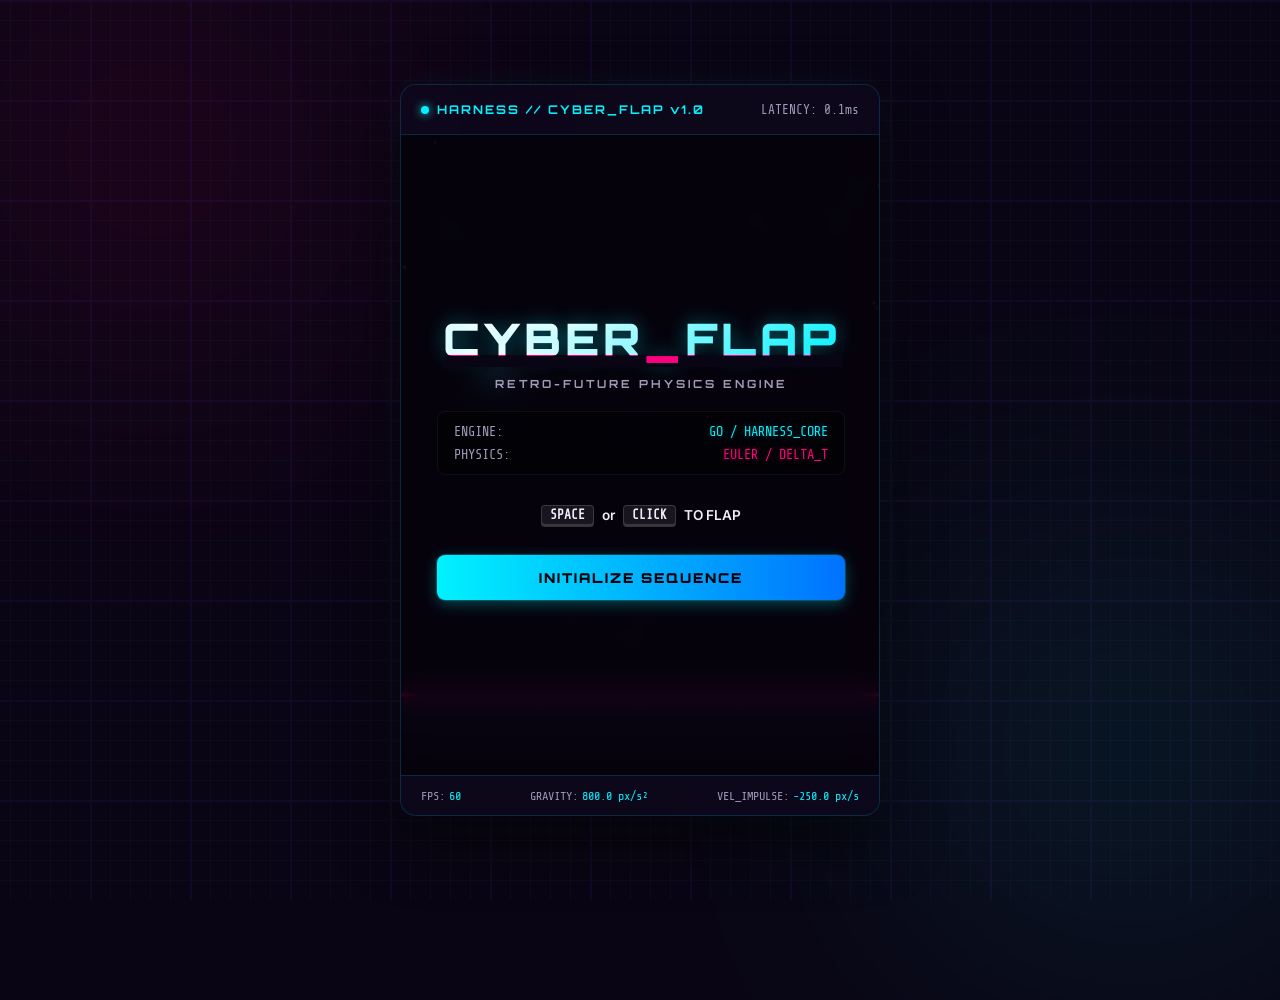
<file: workspace/flappybird/static/index.html>
<!DOCTYPE html>
<html lang="en">
<head>
    <meta charset="UTF-8">
    <meta name="viewport" content="width=device-width, initial-scale=1.0">
    <title>Harness Cyber-Flap — Next-Gen Game Engine</title>
    <meta name="description" content="Play Harness Cyber-Flap, a premium, low-latency, thread-safe arcade physics demo running on the Harness Automation Engine.">
    <!-- Google Fonts -->
    <link rel="preconnect" href="https://fonts.googleapis.com">
    <link rel="preconnect" href="https://fonts.gstatic.com" crossorigin>
    <link href="https://fonts.googleapis.com/css2?family=Orbitron:wght@400;700;900&family=Share+Tech+Mono&family=Inter:wght@300;400;600&display=swap" rel="stylesheet">
    <link rel="stylesheet" href="style.css">
</head>
<body>
    <!-- Background cyber grid decoration -->
    <div class="grid-background"></div>
    <div class="glow-orb glow-orb-1"></div>
    <div class="glow-orb glow-orb-2"></div>

    <div class="game-container">
        <!-- Header status bar -->
        <header class="game-header">
            <div class="brand">
                <span class="pulse-dot"></span>
                <span class="brand-title">HARNESS // CYBER_FLAP v1.0</span>
            </div>
            <div class="latency-indicator">
                LATENCY: <span id="latency-val">0.0ms</span>
            </div>
        </header>

        <!-- Canvas viewport -->
        <div class="viewport-wrapper">
            <canvas id="gameCanvas" width="480" height="640"></canvas>

            <!-- START SCREEN OVERLAY -->
            <div id="startOverlay" class="overlay glass active">
                <div class="overlay-content">
                    <h1 class="glitch-text" data-text="CYBER_FLAP">CYBER_FLAP</h1>
                    <p class="subtitle">RETRO-FUTURE PHYSICS ENGINE</p>
                    
                    <div class="info-box">
                        <div class="info-row">
                            <span class="info-label">ENGINE:</span>
                            <span class="info-value text-cyan">GO / HARNESS_CORE</span>
                        </div>
                        <div class="info-row">
                            <span class="info-label">PHYSICS:</span>
                            <span class="info-value text-magenta">EULER / DELTA_T</span>
                        </div>
                    </div>

                    <div class="instruction-box">
                        <span class="action-btn">SPACE</span> or <span class="action-btn">CLICK</span> TO FLAP
                    </div>

                    <button id="startButton" class="btn btn-primary">INITIALIZE SEQUENCE</button>
                </div>
            </div>

            <!-- GAME OVER OVERLAY -->
            <div id="gameOverOverlay" class="overlay glass">
                <div class="overlay-content">
                    <h2 class="text-danger glow-red">SEQUENCE TERMINATED</h2>
                    <p class="subtitle">COLLISION DETECTED</p>

                    <div class="stats-card">
                        <div class="stat-item">
                            <span class="stat-label">FINAL SCORE</span>
                            <span id="finalScore" class="stat-value text-cyan">0</span>
                        </div>
                        <div class="stat-item border-left">
                            <span class="stat-label">HIGH SCORE</span>
                            <span id="highScore" class="stat-value text-magenta">0</span>
                        </div>
                    </div>

                    <div class="audio-toggle-container">
                        <label class="toggle-switch">
                            <input type="checkbox" id="audioToggle" checked>
                            <span class="slider"></span>
                        </label>
                        <span class="toggle-label">SYNTHETIC SFX ENGINE</span>
                    </div>

                    <button id="restartButton" class="btn btn-danger">REBOOT ENGINE</button>
                </div>
            </div>
        </div>

        <!-- System specs footer -->
        <footer class="game-footer">
            <div class="spec-item">
                <span class="spec-label">FPS:</span>
                <span id="fps-val" class="spec-value">60</span>
            </div>
            <div class="spec-item">
                <span class="spec-label">GRAVITY:</span>
                <span class="spec-value">800.0 px/s²</span>
            </div>
            <div class="spec-item">
                <span class="spec-label">VEL_IMPULSE:</span>
                <span class="spec-value">-250.0 px/s</span>
            </div>
        </footer>
    </div>

    <!-- Scripts -->
    <script src="app.js"></script>
</body>
</html>
</file>
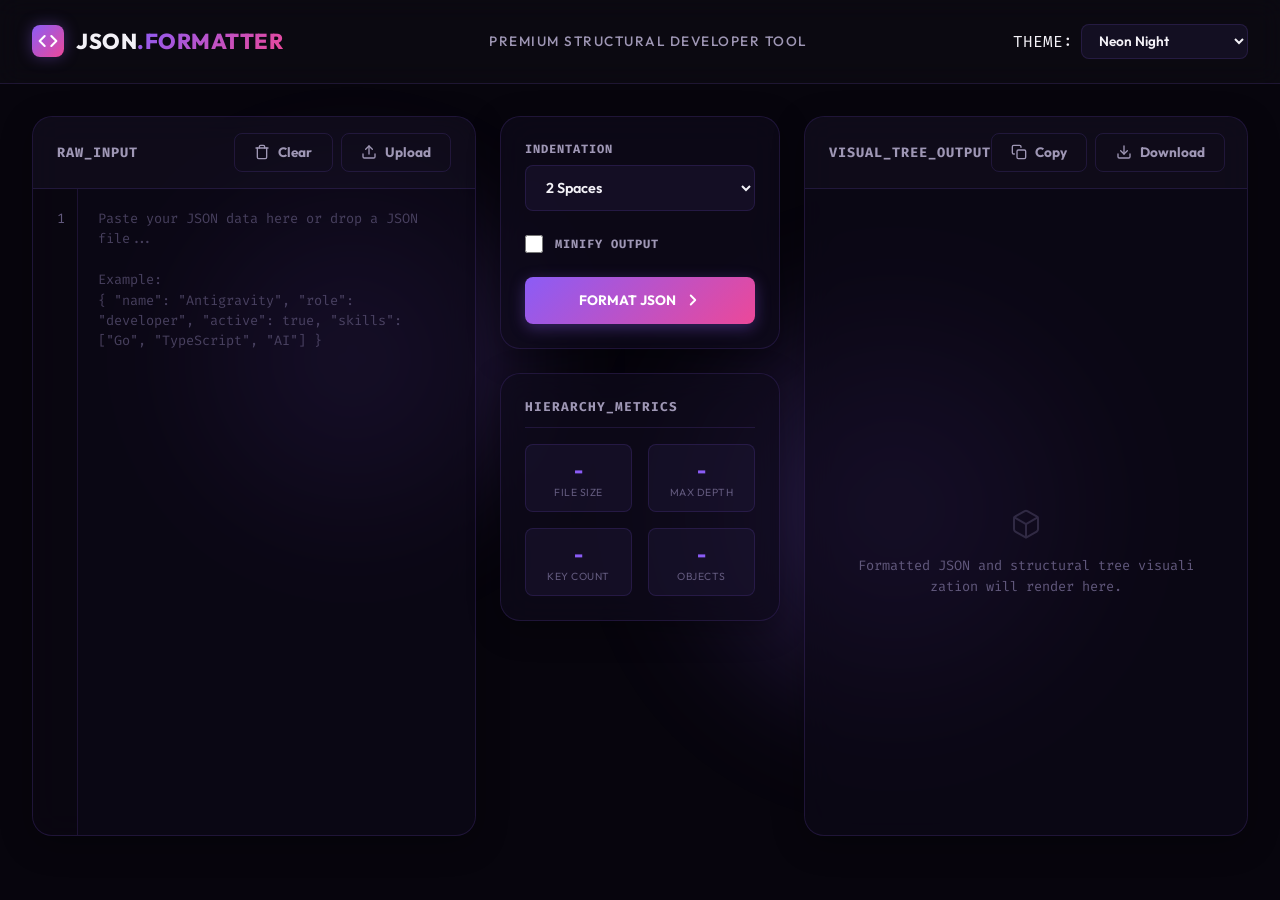
<file: workspace/json_formatter/static/index.html>
<!DOCTYPE html>
<html lang="en">
<head>
  <meta charset="UTF-8">
  <meta name="viewport" content="width=device-width, initial-scale=1.0">
  <title>JSON Formatter | Premium DevTool & Structural Visualizer</title>
  
  <!-- SEO Meta Tags -->
  <meta name="description" content="A premium, lightning-fast JSON Formatter, minifier, and structural validator. Visually analyze, format, and debug complex JSON structures with interactive tree representation.">
  <meta name="keywords" content="JSON Formatter, JSON Beautifier, JSON Validator, JSON Minifier, developer tools, structure analyzer">
  
  <!-- Font -->
  <link rel="preconnect" href="https://fonts.googleapis.com">
  <link rel="preconnect" href="https://fonts.gstatic.com" crossorigin>
  <link href="https://fonts.googleapis.com/css2?family=Fira+Code:wght@400;500;700&family=Outfit:wght@300;400;600;800&display=swap" rel="stylesheet">
  
  <!-- Favicon -->
  <link rel="icon" type="image/svg+xml" href="data:image/svg+xml,%3Csvg xmlns='http://www.w3.org/2000/svg' viewBox='0 0 32 32'%3E%3Crect width='32' height='32' rx='8' fill='%238B5CF6'/%3E%3Cpath d='M10 12h12M10 16h8M10 20h12' stroke='%2309070F' stroke-width='3' stroke-linecap='round'/%3E%3C/svg%3E">
  
  <!-- Stylesheet -->
  <link rel="stylesheet" href="style.css">
</head>
<body class="theme-neon-night">

  <!-- Glow effects -->
  <div class="glow-sphere-1"></div>
  <div class="glow-sphere-2"></div>

  <!-- Header -->
  <header>
    <div class="container nav-container">
      <div class="logo">
        <div class="logo-icon">
          <svg width="20" height="20" viewBox="0 0 24 24" fill="none" stroke="currentColor" stroke-width="2.5" stroke-linecap="round" stroke-linejoin="round">
            <polyline points="16 18 22 12 16 6"></polyline>
            <polyline points="8 6 2 12 8 18"></polyline>
          </svg>
        </div>
        <span>JSON<span class="text-gradient">.FORMATTER</span></span>
      </div>
      <div class="header-tagline">Premium Structural Developer Tool</div>
      <div class="theme-picker-container">
        <label for="theme-selector" class="mono text-xs">THEME:</label>
        <select id="theme-selector">
          <option value="theme-neon-night">Neon Night</option>
          <option value="theme-oceanic-blue">Oceanic Blue</option>
          <option value="theme-emerald-forest">Emerald Forest</option>
          <option value="theme-monochrome-light">Monochrome Light</option>
        </select>
      </div>
    </div>
  </header>

  <!-- Main Workspace -->
  <main class="container">
    <div class="workspace-grid">
      
      <!-- Input Panel -->
      <section class="panel" id="input-panel">
        <div class="panel-header">
          <h2 class="panel-title mono">RAW_INPUT</h2>
          <div class="panel-actions">
            <button id="btn-clear" class="btn btn-icon btn-text" title="Clear All">
              <svg width="16" height="16" viewBox="0 0 24 24" fill="none" stroke="currentColor" stroke-width="2" stroke-linecap="round" stroke-linejoin="round"><polyline points="3 6 5 6 21 6"></polyline><path d="M19 6v14a2 2 0 0 1-2 2H7a2 2 0 0 1-2-2V6m3 0V4a2 2 0 0 1 2-2h4a2 2 0 0 1 2 2v2"></path></svg>
              <span>Clear</span>
            </button>
            <label for="file-upload" class="btn btn-icon btn-text cursor-pointer">
              <svg width="16" height="16" viewBox="0 0 24 24" fill="none" stroke="currentColor" stroke-width="2" stroke-linecap="round" stroke-linejoin="round"><path d="M21 15v4a2 2 0 0 1-2 2H5a2 2 0 0 1-2-2v-4"></path><polyline points="17 8 12 3 7 8"></polyline><line x1="12" y1="3" x2="12" y2="15"></line></svg>
              <span>Upload</span>
              <input type="file" id="file-upload" accept=".json,.txt" class="hidden">
            </label>
          </div>
        </div>
        
        <div class="editor-container">
          <div class="drag-overlay" id="drag-overlay">
            <div class="drag-message">
              <svg width="48" height="48" viewBox="0 0 24 24" fill="none" stroke="currentColor" stroke-width="1.5" stroke-linecap="round" stroke-linejoin="round"><path d="M14 2H6a2 2 0 0 0-2 2v16a2 2 0 0 0 2 2h12a2 2 0 0 0 2-2V8z"></path><polyline points="14 2 14 8 20 8"></polyline><line x1="12" y1="18" x2="12" y2="12"></line><polyline points="9 15 12 12 15 15"></polyline></svg>
              <p class="mono">Drop your JSON file here</p>
            </div>
          </div>
          <div class="line-numbers" id="input-line-numbers">1</div>
          <textarea id="json-input" placeholder='Paste your JSON data here or drop a JSON file...&#10;&#10;Example:&#10;{ "name": "Antigravity", "role": "developer", "active": true, "skills": ["Go", "TypeScript", "AI"] }' spellcheck="false"></textarea>
        </div>
      </section>

      <!-- Center Controls Panel -->
      <section class="controls-panel">
        <div class="controls-card">
          <div class="control-group">
            <label for="indent-selector" class="control-label mono">INDENTATION</label>
            <select id="indent-selector" class="control-select">
              <option value="2">2 Spaces</option>
              <option value="4">4 Spaces</option>
              <option value="0">Tab</option>
            </select>
          </div>

          <div class="control-group checkbox-group">
            <input type="checkbox" id="minify-checkbox">
            <label for="minify-checkbox" class="control-label mono cursor-pointer">MINIFY OUTPUT</label>
          </div>

          <button id="btn-format" class="btn btn-primary btn-full-width">
            <span>FORMAT JSON</span>
            <svg width="18" height="18" viewBox="0 0 24 24" fill="none" stroke="currentColor" stroke-width="2.5" stroke-linecap="round" stroke-linejoin="round">
              <polyline points="9 18 15 12 9 6"></polyline>
            </svg>
          </button>
        </div>

        <!-- System Stats Dashboard -->
        <div class="stats-card">
          <div class="stats-header mono">HIERARCHY_METRICS</div>
          <div class="stats-grid">
            <div class="stat-box">
              <div class="stat-value" id="stat-size">-</div>
              <div class="stat-label">File Size</div>
            </div>
            <div class="stat-box">
              <div class="stat-value" id="stat-depth">-</div>
              <div class="stat-label">Max Depth</div>
            </div>
            <div class="stat-box">
              <div class="stat-value" id="stat-keys">-</div>
              <div class="stat-label">Key Count</div>
            </div>
            <div class="stat-box">
              <div class="stat-value" id="stat-objects">-</div>
              <div class="stat-label">Objects</div>
            </div>
          </div>
        </div>
      </section>

      <!-- Output Panel -->
      <section class="panel" id="output-panel">
        <div class="panel-header">
          <h2 class="panel-title mono">VISUAL_TREE_OUTPUT</h2>
          <div class="panel-actions">
            <button id="btn-copy" class="btn btn-icon btn-text" title="Copy formatted JSON">
              <svg width="16" height="16" viewBox="0 0 24 24" fill="none" stroke="currentColor" stroke-width="2" stroke-linecap="round" stroke-linejoin="round"><rect x="9" y="9" width="13" height="13" rx="2" ry="2"></rect><path d="M5 15H4a2 2 0 0 1-2-2V4a2 2 0 0 1 2-2h9a2 2 0 0 1 2 2v1"></path></svg>
              <span>Copy</span>
            </button>
            <button id="btn-download" class="btn btn-icon btn-text" title="Download as JSON file">
              <svg width="16" height="16" viewBox="0 0 24 24" fill="none" stroke="currentColor" stroke-width="2" stroke-linecap="round" stroke-linejoin="round"><path d="M21 15v4a2 2 0 0 1-2 2H5a2 2 0 0 1-2-2v-4"></path><polyline points="7 10 12 15 17 10"></polyline><line x1="12" y1="15" x2="12" y2="3"></line></svg>
              <span>Download</span>
            </button>
          </div>
        </div>
        
        <div class="editor-container output-container">
          <div class="error-alert hidden" id="error-alert">
            <div class="error-icon">⚠️</div>
            <div class="error-details">
              <div class="error-title mono">SYNTAX_ERROR</div>
              <div class="error-msg" id="error-message">Unexpected token in JSON at position 42</div>
            </div>
            <div class="error-location mono" id="error-location">Line: 1, Col: 42</div>
          </div>
          
          <div class="output-viewer" id="output-viewer">
            <div class="empty-state">
              <svg width="32" height="32" viewBox="0 0 24 24" fill="none" stroke="currentColor" stroke-width="1.5" stroke-linecap="round" stroke-linejoin="round"><path d="M21 16V8a2 2 0 0 0-1-1.73l-7-4a2 2 0 0 0-2 0l-7 4A2 2 0 0 0 3 8v8a2 2 0 0 0 1 1.73l7 4a2 2 0 0 0 2 0l7-4A2 2 0 0 0 21 16z"></path><polyline points="3.27 6.96 12 12.01 20.73 6.96"></polyline><line x1="12" y1="22.08" x2="12" y2="12"></line></svg>
              <p>Formatted JSON and structural tree visualization will render here.</p>
            </div>
          </div>
        </div>
      </section>

    </div>
  </main>

  <!-- Notification -->
  <div id="toast" class="toast hidden">Copied to clipboard!</div>

  <!-- JavaScript -->
  <script src="app.js"></script>
</body>
</html>
</file>
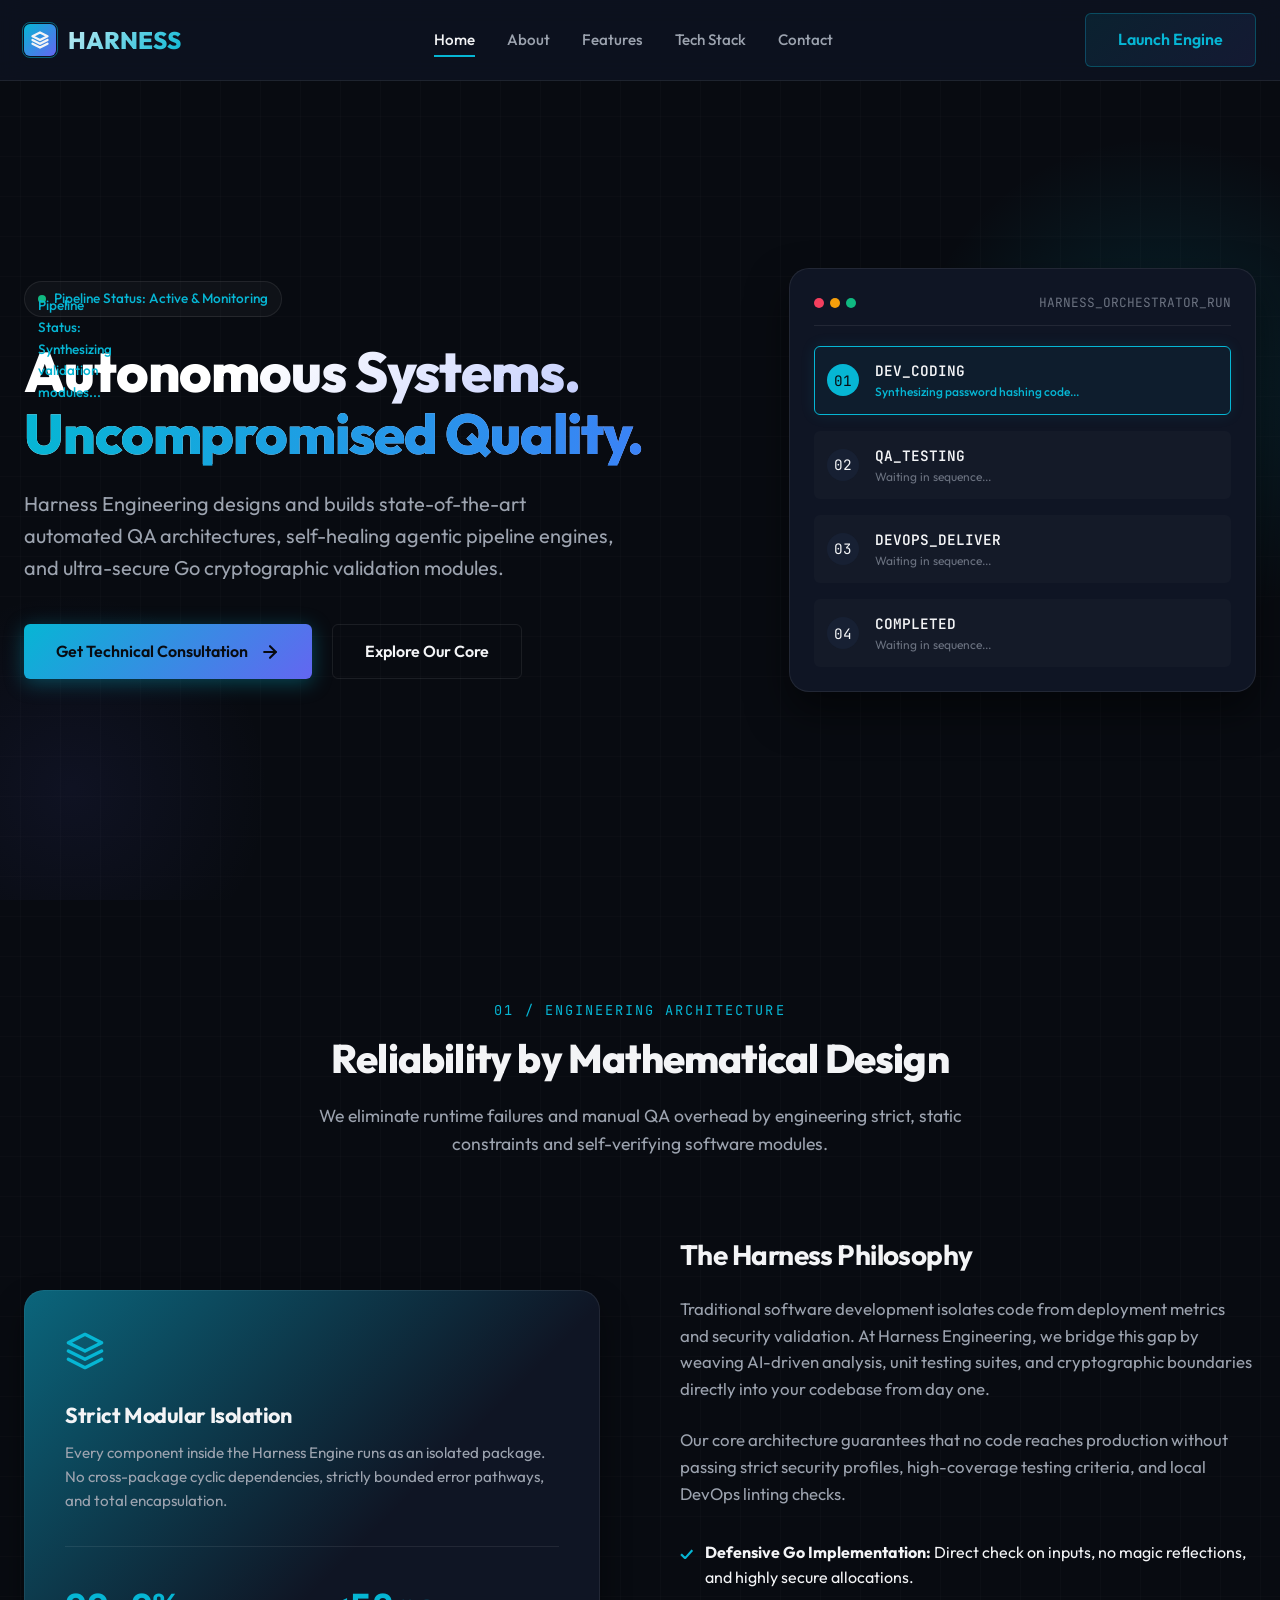
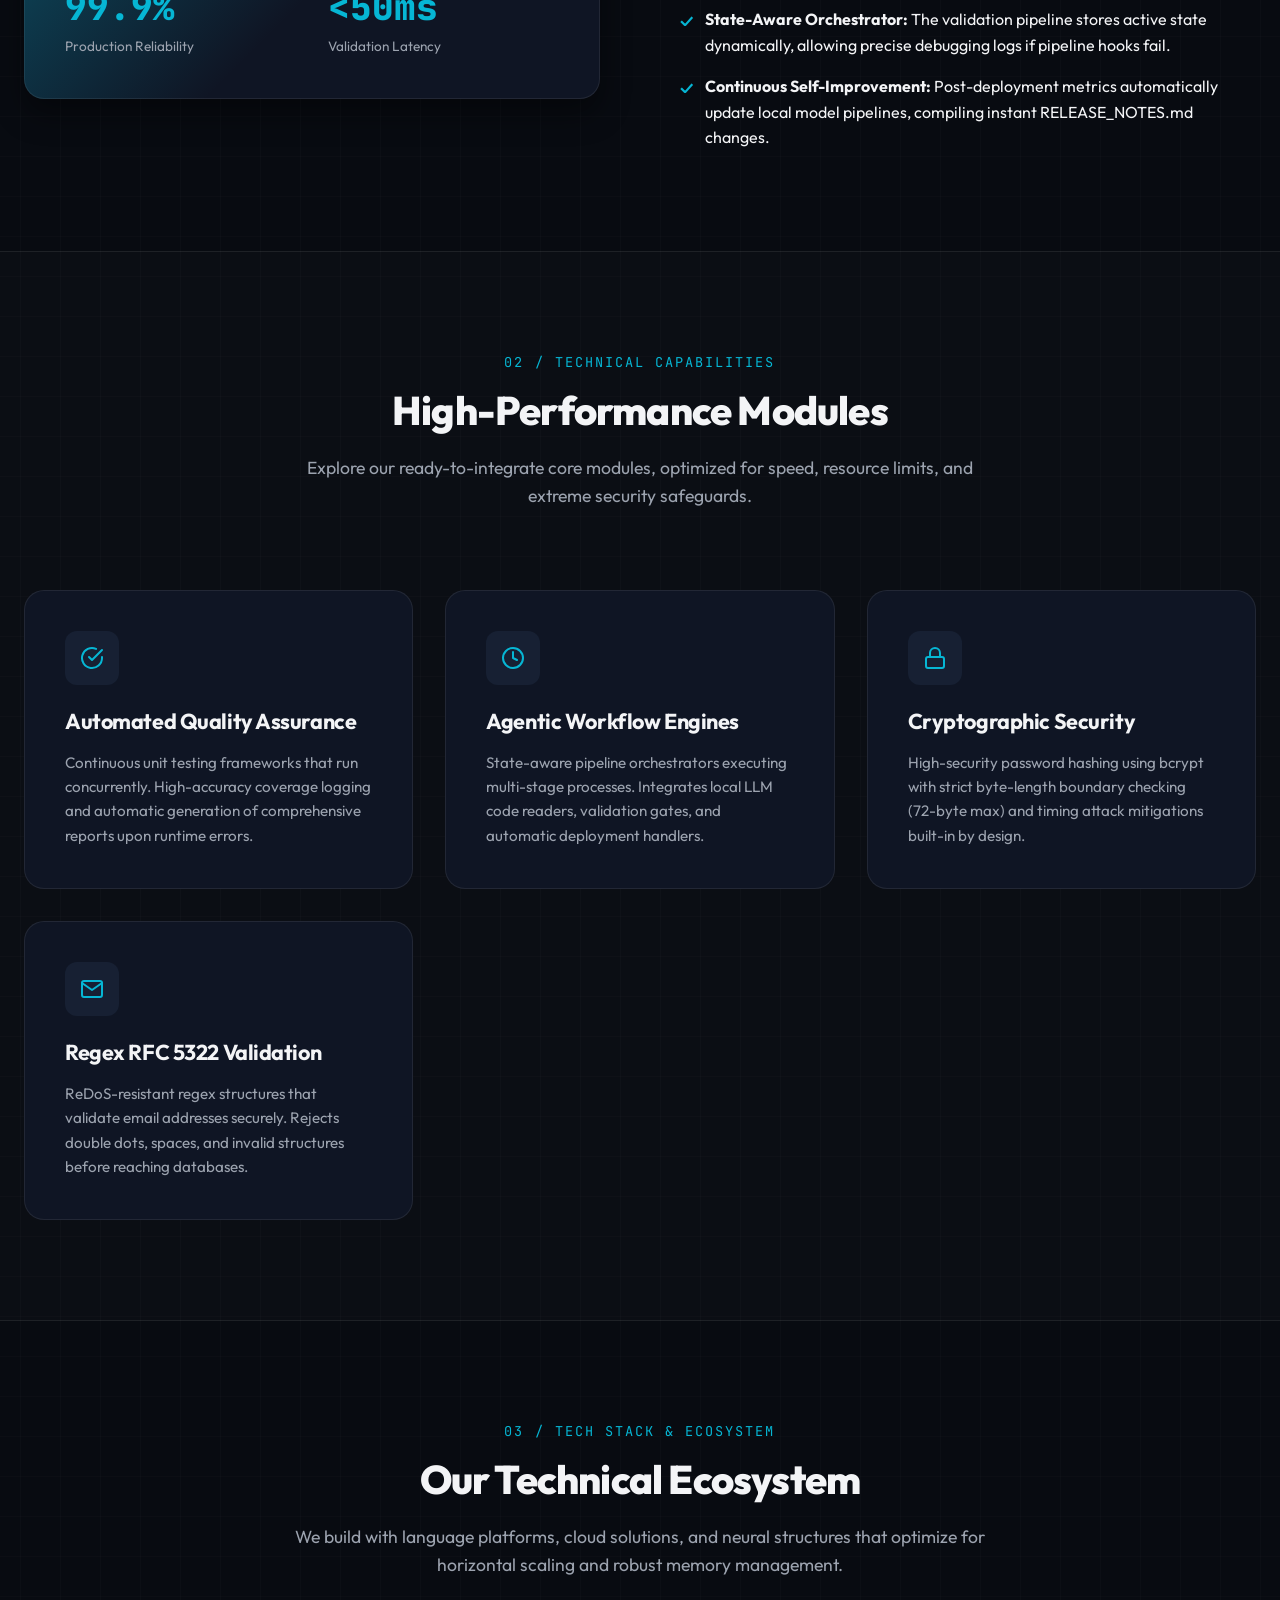
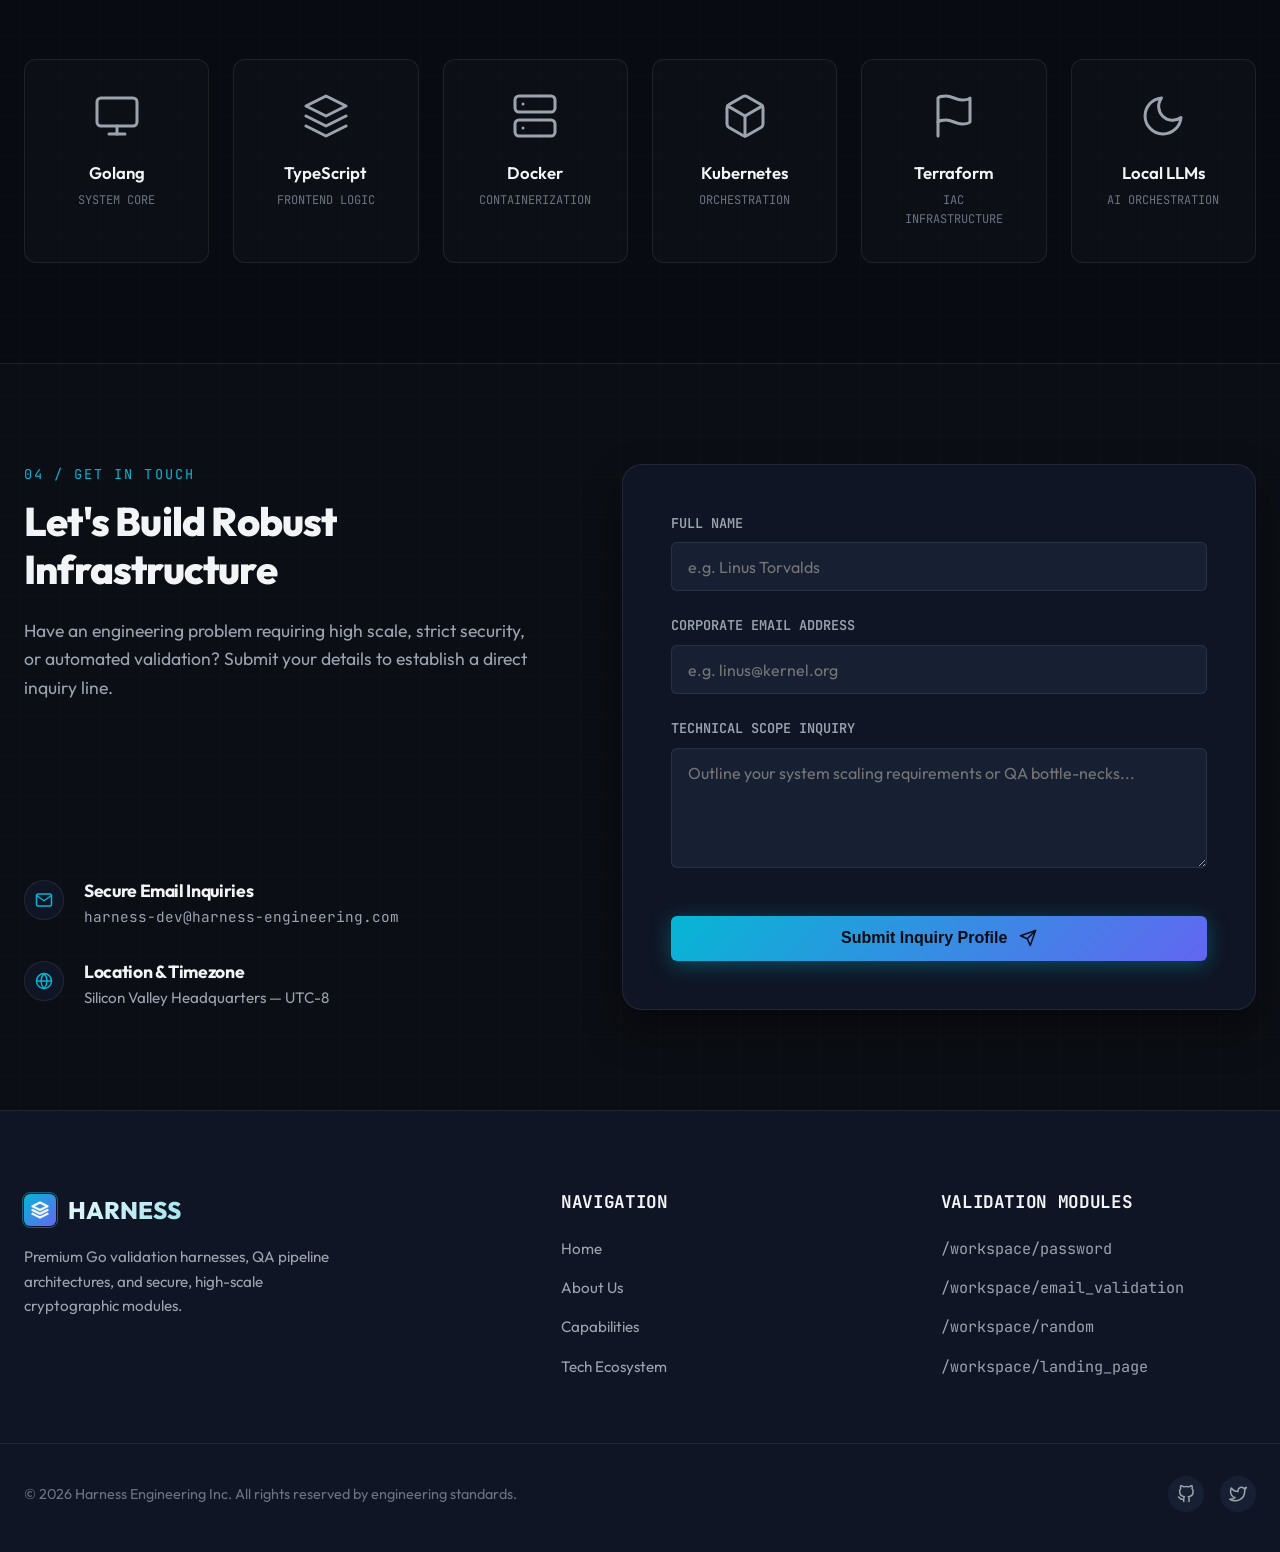
<file: workspace/landing_page/static/index.html>
<!DOCTYPE html>
<html lang="en">
<head>
  <meta charset="UTF-8">
  <meta name="viewport" content="width=device-width, initial-scale=1.0">
  <title>Harness Engineering | Next-Gen Automated Quality Assurance & AI Pipelines</title>
  
  <!-- SEO Meta Tags -->
  <meta name="description" content="Harness Engineering delivers premium, state-of-the-art automated QA, agentic AI pipelines, and secure cryptographic validation engines. Engineered for high performance and strict reliability.">
  <meta name="keywords" content="Harness Engineering, QA automation, agentic pipelines, Go developer, cryptography, devops, Go harness">
  
  <!-- Favicon placeholder (SVG) -->
  <link rel="icon" type="image/svg+xml" href="data:image/svg+xml,%3Csvg xmlns='http://www.w3.org/2000/svg' viewBox='0 0 32 32'%3E%3Crect width='32' height='32' rx='6' fill='%2306B6D4'/%3E%3Cpath d='M8 16h16M16 8v16' stroke='%23080B11' stroke-width='4'/%3E%3C/svg%3E">
  
  <!-- CSS Stylesheet -->
  <link rel="stylesheet" href="style.css">
</head>
<body>

  <!-- ─────────────────────────────────────────────
   * HEADER & NAVIGATION
   * ───────────────────────────────────────────── -->
  <header>
    <div class="container nav-container">
      <div class="logo">
        <div class="logo-icon">
          <!-- Inline SVG representing tech harness connections -->
          <svg width="18" height="18" viewBox="0 0 24 24" fill="none" stroke="currentColor" stroke-width="3" stroke-linecap="round" stroke-linejoin="round">
            <path d="M12 2L2 7l10 5 10-5-10-5zM2 17l10 5 10-5M2 12l10 5 10-5"/>
          </svg>
        </div>
        <span>HARNESS</span>
      </div>
      
      <nav>
        <ul>
          <li><a href="#hero" class="active">Home</a></li>
          <li><a href="#about">About</a></li>
          <li><a href="#features">Features</a></li>
          <li><a href="#tech-stack">Tech Stack</a></li>
          <li><a href="#contact">Contact</a></li>
        </ul>
      </nav>
      
      <a href="#contact" class="btn header-cta">Launch Engine</a>
    </div>
  </header>

  <!-- ─────────────────────────────────────────────
   * HERO SECTION
   * ───────────────────────────────────────────── -->
  <section id="hero">
    <div class="container hero-grid">
      <div class="hero-content">
        <div class="hero-badge">
          <span class="hero-badge-pulse"></span>
          <span>Pipeline Status: Active & Monitoring</span>
        </div>
        
        <h1 class="hero-title">
          Autonomous Systems. <br>
          <span>Uncompromised Quality.</span>
        </h1>
        
        <p class="hero-subtitle">
          Harness Engineering designs and builds state-of-the-art automated QA architectures, self-healing agentic pipeline engines, and ultra-secure Go cryptographic validation modules.
        </p>
        
        <div class="hero-ctas">
          <a href="#contact" class="btn btn-primary">
            Get Technical Consultation
            <svg width="20" height="20" viewBox="0 0 24 24" fill="none" stroke="currentColor" stroke-width="2.5" stroke-linecap="round" stroke-linejoin="round">
              <line x1="5" y1="12" x2="19" y2="12"></line>
              <polyline points="12 5 19 12 12 19"></polyline>
            </svg>
          </a>
          <a href="#about" class="btn btn-secondary">Explore Our Core</a>
        </div>
      </div>
      
      <!-- Interactive Pipeline Simulator Widget -->
      <div class="hero-widget">
        <div class="widget-header">
          <div class="widget-dots">
            <span class="dot-red"></span>
            <span class="dot-yellow"></span>
            <span class="dot-green"></span>
          </div>
          <span class="widget-title mono">HARNESS_ORCHESTRATOR_RUN</span>
        </div>
        
        <div class="pipeline-diagram">
          <!-- DEV_CODING -->
          <div class="pipeline-node" data-stage="DEV_CODING">
            <div class="node-icon mono">01</div>
            <div class="node-details">
              <div class="node-name mono">DEV_CODING</div>
              <div class="node-status">Waiting in sequence...</div>
            </div>
          </div>
          
          <!-- QA_TESTING -->
          <div class="pipeline-node" data-stage="QA_TESTING">
            <div class="node-icon mono">02</div>
            <div class="node-details">
              <div class="node-name mono">QA_TESTING</div>
              <div class="node-status">Waiting in sequence...</div>
            </div>
          </div>
          
          <!-- DEVOPS_DELIVER -->
          <div class="pipeline-node" data-stage="DEVOPS_DELIVER">
            <div class="node-icon mono">03</div>
            <div class="node-details">
              <div class="node-name mono">DEVOPS_DELIVER</div>
              <div class="node-status">Waiting in sequence...</div>
            </div>
          </div>
          
          <!-- COMPLETED -->
          <div class="pipeline-node" data-stage="COMPLETED">
            <div class="node-icon mono">04</div>
            <div class="node-details">
              <div class="node-name mono">COMPLETED</div>
              <div class="node-status">Waiting in sequence...</div>
            </div>
          </div>
        </div>
      </div>
    </div>
  </section>

  <!-- ─────────────────────────────────────────────
   * ABOUT US SECTION
   * ───────────────────────────────────────────── -->
  <section id="about" class="reveal">
    <div class="container">
      <div class="section-header">
        <span class="section-tag">01 / Engineering Architecture</span>
        <h2 class="section-title">Reliability by Mathematical Design</h2>
        <p class="section-description">We eliminate runtime failures and manual QA overhead by engineering strict, static constraints and self-verifying software modules.</p>
      </div>
      
      <div class="about-grid">
        <div class="about-visual">
          <div class="about-card">
            <svg width="40" height="40" viewBox="0 0 24 24" fill="none" stroke="var(--accent-cyan)" stroke-width="2" stroke-linecap="round" stroke-linejoin="round" style="margin-bottom: 1.5rem;">
              <polygon points="12 2 2 7 12 12 22 7 12 2z"></polygon>
              <polyline points="2 17 12 22 22 17"></polyline>
              <polyline points="2 12 12 17 22 12"></polyline>
            </svg>
            <h4 style="font-size: 1.35rem; margin-bottom: 0.75rem;">Strict Modular Isolation</h4>
            <p style="color: var(--text-secondary); font-size: 0.95rem;">Every component inside the Harness Engine runs as an isolated package. No cross-package cyclic dependencies, strictly bounded error pathways, and total encapsulation.</p>
            
            <div class="about-stats">
              <div class="stat-item">
                <div class="stat-number">99.9%</div>
                <div class="stat-label">Production Reliability</div>
              </div>
              <div class="stat-item">
                <div class="stat-number">&lt;50ms</div>
                <div class="stat-label">Validation Latency</div>
              </div>
            </div>
          </div>
        </div>
        
        <div class="about-content">
          <h3>The Harness Philosophy</h3>
          <p>
            Traditional software development isolates code from deployment metrics and security validation. At Harness Engineering, we bridge this gap by weaving AI-driven analysis, unit testing suites, and cryptographic boundaries directly into your codebase from day one.
          </p>
          <p>
            Our core architecture guarantees that no code reaches production without passing strict security profiles, high-coverage testing criteria, and local DevOps linting checks.
          </p>
          
          <ul class="about-bullets">
            <li>
              <span class="bullet-check">✓</span>
              <span><strong>Defensive Go Implementation:</strong> Direct check on inputs, no magic reflections, and highly secure allocations.</span>
            </li>
            <li>
              <span class="bullet-check">✓</span>
              <span><strong>State-Aware Orchestrator:</strong> The validation pipeline stores active state dynamically, allowing precise debugging logs if pipeline hooks fail.</span>
            </li>
            <li>
              <span class="bullet-check">✓</span>
              <span><strong>Continuous Self-Improvement:</strong> Post-deployment metrics automatically update local model pipelines, compiling instant RELEASE_NOTES.md changes.</span>
            </li>
          </ul>
        </div>
      </div>
    </div>
  </section>

  <!-- ─────────────────────────────────────────────
   * KEY FEATURES / SERVICES
   * ───────────────────────────────────────────── -->
  <section id="features" class="reveal" style="background: rgba(255,255,255,0.01); border-top: 1px solid var(--border-light); border-bottom: 1px solid var(--border-light);">
    <div class="container">
      <div class="section-header">
        <span class="section-tag">02 / Technical Capabilities</span>
        <h2 class="section-title">High-Performance Modules</h2>
        <p class="section-description">Explore our ready-to-integrate core modules, optimized for speed, resource limits, and extreme security safeguards.</p>
      </div>
      
      <div class="features-grid">
        <!-- Feature 1: Automated QA -->
        <div class="feature-card">
          <div class="feature-icon-wrapper">
            <svg width="24" height="24" viewBox="0 0 24 24" fill="none" stroke="currentColor" stroke-width="2" stroke-linecap="round" stroke-linejoin="round">
              <path d="M22 11.08V12a10 10 0 1 1-5.93-9.14"></path>
              <polyline points="22 4 12 14.01 9 11.01"></polyline>
            </svg>
          </div>
          <h3>Automated Quality Assurance</h3>
          <p>Continuous unit testing frameworks that run concurrently. High-accuracy coverage logging and automatic generation of comprehensive reports upon runtime errors.</p>
        </div>

        <!-- Feature 2: Agentic Workflow Systems -->
        <div class="feature-card">
          <div class="feature-icon-wrapper">
            <svg width="24" height="24" viewBox="0 0 24 24" fill="none" stroke="currentColor" stroke-width="2" stroke-linecap="round" stroke-linejoin="round">
              <path d="M12 22c5.523 0 10-4.477 10-10S17.523 2 12 2 2 6.477 2 12s4.477 10 10 10z"></path>
              <path d="M12 6v6l4 2"></path>
            </svg>
          </div>
          <h3>Agentic Workflow Engines</h3>
          <p>State-aware pipeline orchestrators executing multi-stage processes. Integrates local LLM code readers, validation gates, and automatic deployment handlers.</p>
        </div>

        <!-- Feature 3: Secure Cryptography -->
        <div class="feature-card">
          <div class="feature-icon-wrapper">
            <svg width="24" height="24" viewBox="0 0 24 24" fill="none" stroke="currentColor" stroke-width="2" stroke-linecap="round" stroke-linejoin="round">
              <rect x="3" y="11" width="18" height="11" rx="2" ry="2"></rect>
              <path d="M7 11V7a5 5 0 0 1 10 0v4"></path>
            </svg>
          </div>
          <h3>Cryptographic Security</h3>
          <p>High-security password hashing using bcrypt with strict byte-length boundary checking (72-byte max) and timing attack mitigations built-in by design.</p>
        </div>

        <!-- Feature 4: High-End Email Validation -->
        <div class="feature-card">
          <div class="feature-icon-wrapper">
            <svg width="24" height="24" viewBox="0 0 24 24" fill="none" stroke="currentColor" stroke-width="2" stroke-linecap="round" stroke-linejoin="round">
              <path d="M4 4h16c1.1 0 2 .9 2 2v12c0 1.1-.9 2-2 2H4c-1.1 0-2-.9-2-2V6c0-1.1.9-2 2-2z"></path>
              <polyline points="22,6 12,13 2,6"></polyline>
            </svg>
          </div>
          <h3>Regex RFC 5322 Validation</h3>
          <p>ReDoS-resistant regex structures that validate email addresses securely. Rejects double dots, spaces, and invalid structures before reaching databases.</p>
        </div>
      </div>
    </div>
  </section>

  <!-- ─────────────────────────────────────────────
   * TECHNICAL STACK / EXPERTISE
   * ───────────────────────────────────────────── -->
  <section id="tech-stack" class="reveal">
    <div class="container">
      <div class="section-header">
        <span class="section-tag">03 / Tech Stack & Ecosystem</span>
        <h2 class="section-title">Our Technical Ecosystem</h2>
        <p class="section-description">We build with language platforms, cloud solutions, and neural structures that optimize for horizontal scaling and robust memory management.</p>
      </div>
      
      <div class="tech-grid">
        <!-- Go -->
        <div class="tech-card">
          <div class="tech-icon">
            <svg viewBox="0 0 24 24" fill="none" stroke="currentColor" stroke-width="1.5" stroke-linecap="round" stroke-linejoin="round">
              <rect x="2" y="3" width="20" height="14" rx="2" ry="2"></rect>
              <line x1="8" y1="21" x2="16" y2="21"></line>
              <line x1="12" y1="17" x2="12" y2="21"></line>
            </svg>
          </div>
          <div class="tech-name">Golang</div>
          <div class="tech-category">System Core</div>
        </div>

        <!-- TypeScript -->
        <div class="tech-card">
          <div class="tech-icon">
            <svg viewBox="0 0 24 24" fill="none" stroke="currentColor" stroke-width="1.5" stroke-linecap="round" stroke-linejoin="round">
              <path d="M12 2L2 7l10 5 10-5-10-5zM2 17l10 5 10-5M2 12l10 5 10-5"/>
          </svg>
          </div>
          <div class="tech-name">TypeScript</div>
          <div class="tech-category">Frontend Logic</div>
        </div>

        <!-- Docker -->
        <div class="tech-card">
          <div class="tech-icon">
            <svg viewBox="0 0 24 24" fill="none" stroke="currentColor" stroke-width="1.5" stroke-linecap="round" stroke-linejoin="round">
              <rect x="2" y="2" width="20" height="8" rx="2" ry="2"></rect>
              <rect x="2" y="14" width="20" height="8" rx="2" ry="2"></rect>
              <line x1="6" y1="6" x2="6.01" y2="6"></line>
              <line x1="6" y1="18" x2="6.01" y2="18"></line>
            </svg>
          </div>
          <div class="tech-name">Docker</div>
          <div class="tech-category">Containerization</div>
        </div>

        <!-- Kubernetes -->
        <div class="tech-card">
          <div class="tech-icon">
            <svg viewBox="0 0 24 24" fill="none" stroke="currentColor" stroke-width="1.5" stroke-linecap="round" stroke-linejoin="round">
              <path d="M21 16V8a2 2 0 0 0-1-1.73l-7-4a2 2 0 0 0-2 0l-7 4A2 2 0 0 0 3 8v8a2 2 0 0 0 1 1.73l7 4a2 2 0 0 0 2 0l7-4A2 2 0 0 0 21 16z"></path>
              <polyline points="3.27 6.96 12 12.01 20.73 6.96"></polyline>
              <line x1="12" y1="22.08" x2="12" y2="12"></line>
            </svg>
          </div>
          <div class="tech-name">Kubernetes</div>
          <div class="tech-category">Orchestration</div>
        </div>

        <!-- Terraform -->
        <div class="tech-card">
          <div class="tech-icon">
            <svg viewBox="0 0 24 24" fill="none" stroke="currentColor" stroke-width="1.5" stroke-linecap="round" stroke-linejoin="round">
              <path d="M4 15s1-1 4-1 5 2 8 2 4-1 4-1V3s-1 1-4 1-5-2-8-2-4 1-4 1z"></path>
              <line x1="4" y1="22" x2="4" y2="15"></line>
            </svg>
          </div>
          <div class="tech-name">Terraform</div>
          <div class="tech-category">IaC Infrastructure</div>
        </div>

        <!-- llama.cpp / LLM -->
        <div class="tech-card">
          <div class="tech-icon">
            <svg viewBox="0 0 24 24" fill="none" stroke="currentColor" stroke-width="1.5" stroke-linecap="round" stroke-linejoin="round">
              <path d="M21 12.79A9 9 0 1 1 11.21 3 7 7 0 0 0 21 12.79z"></path>
            </svg>
          </div>
          <div class="tech-name">Local LLMs</div>
          <div class="tech-category">AI Orchestration</div>
        </div>
      </div>
    </div>
  </section>

  <!-- ─────────────────────────────────────────────
   * CONTACT / LEAD GENERATION
   * ───────────────────────────────────────────── -->
  <section id="contact" class="reveal" style="background: rgba(255,255,255,0.01); border-top: 1px solid var(--border-light);">
    <div class="container contact-container">
      <div class="contact-info">
        <div>
          <span class="section-tag">04 / Get In Touch</span>
          <h2 class="section-title" style="text-align: left; margin-bottom: 1.5rem;">Let's Build Robust Infrastructure</h2>
          <p style="color: var(--text-secondary); font-size: 1.1rem; line-height: 1.6;">
            Have an engineering problem requiring high scale, strict security, or automated validation? Submit your details to establish a direct inquiry line.
          </p>
        </div>
        
        <div class="contact-details">
          <div class="contact-item">
            <div class="contact-icon">
              <svg width="18" height="18" viewBox="0 0 24 24" fill="none" stroke="currentColor" stroke-width="2" stroke-linecap="round" stroke-linejoin="round">
                <path d="M4 4h16c1.1 0 2 .9 2 2v12c0 1.1-.9 2-2 2H4c-1.1 0-2-.9-2-2V6c0-1.1.9-2 2-2z"></path>
                <polyline points="22,6 12,13 2,6"></polyline>
              </svg>
            </div>
            <div>
              <h4>Secure Email Inquiries</h4>
              <p class="mono" style="font-size: 0.9rem;">harness-dev@harness-engineering.com</p>
            </div>
          </div>

          <div class="contact-item">
            <div class="contact-icon">
              <svg width="18" height="18" viewBox="0 0 24 24" fill="none" stroke="currentColor" stroke-width="2" stroke-linecap="round" stroke-linejoin="round">
                <circle cx="12" cy="12" r="10"></circle>
                <line x1="2" y1="12" x2="22" y2="12"></line>
                <path d="M12 2a15.3 15.3 0 0 1 4 10 15.3 15.3 0 0 1-4 10 15.3 15.3 0 0 1-4-10 15.3 15.3 0 0 1 4-10z"></path>
              </svg>
            </div>
            <div>
              <h4>Location & Timezone</h4>
              <p>Silicon Valley Headquarters — UTC-8</p>
            </div>
          </div>
        </div>
      </div>
      
      <div class="contact-card">
        <!-- Success Screen Overlay -->
        <div class="contact-overlay" id="success-overlay">
          <div class="success-icon">✓</div>
          <div class="success-title">Transmission Complete</div>
          <div class="success-message">Thank you! Your inquiry has been securely transmitted. A Harness Engineer will respond shortly.</div>
          <button class="btn btn-secondary mono" id="overlay-close">DISMISS_DIALOG</button>
        </div>

        <form id="contact-form" novalidate>
          <div class="form-group">
            <label for="name" class="form-label">Full Name</label>
            <input type="text" id="name" name="name" class="form-input" placeholder="e.g. Linus Torvalds" required>
            <div class="form-feedback">Full name is required.</div>
          </div>

          <div class="form-group">
            <label for="email" class="form-label">Corporate Email Address</label>
            <input type="email" id="email" name="email" class="form-input" placeholder="e.g. linus@kernel.org" required>
            <div class="form-feedback">Corporate email address is required.</div>
          </div>

          <div class="form-group">
            <label for="message" class="form-label">Technical Scope Inquiry</label>
            <textarea id="message" name="message" class="form-input" placeholder="Outline your system scaling requirements or QA bottle-necks..." required></textarea>
            <div class="form-feedback">Inquiry scope is required (minimum 10 characters).</div>
          </div>

          <button type="submit" class="btn btn-primary" style="width: 100%; margin-top: 1rem;">
            Submit Inquiry Profile
            <svg width="18" height="18" viewBox="0 0 24 24" fill="none" stroke="currentColor" stroke-width="2" stroke-linecap="round" stroke-linejoin="round">
              <line x1="22" y1="2" x2="11" y2="13"></line>
              <polygon points="22 2 15 22 11 13 2 9 22 2"></polygon>
            </svg>
          </button>
        </form>
      </div>
    </div>
  </section>

  <!-- ─────────────────────────────────────────────
   * FOOTER
   * ───────────────────────────────────────────── -->
  <footer>
    <div class="container footer-grid">
      <div class="footer-brand">
        <div class="logo">
          <div class="logo-icon">
            <svg width="18" height="18" viewBox="0 0 24 24" fill="none" stroke="currentColor" stroke-width="3" stroke-linecap="round" stroke-linejoin="round">
              <path d="M12 2L2 7l10 5 10-5-10-5zM2 17l10 5 10-5M2 12l10 5 10-5"/>
            </svg>
          </div>
          <span>HARNESS</span>
        </div>
        <p>Premium Go validation harnesses, QA pipeline architectures, and secure, high-scale cryptographic modules.</p>
      </div>
      
      <div class="footer-links">
        <h4>Navigation</h4>
        <ul>
          <li><a href="#hero">Home</a></li>
          <li><a href="#about">About Us</a></li>
          <li><a href="#features">Capabilities</a></li>
          <li><a href="#tech-stack">Tech Ecosystem</a></li>
        </ul>
      </div>

      <div class="footer-links">
        <h4>Validation Modules</h4>
        <ul>
          <li><a href="#features" class="mono">/workspace/password</a></li>
          <li><a href="#features" class="mono">/workspace/email_validation</a></li>
          <li><a href="#features" class="mono">/workspace/random</a></li>
          <li><a href="#features" class="mono">/workspace/landing_page</a></li>
        </ul>
      </div>
    </div>
    
    <div class="container footer-bottom">
      <p>&copy; 2026 Harness Engineering Inc. All rights reserved by engineering standards.</p>
      <div class="footer-socials">
        <!-- Github Icon -->
        <a href="https://github.com" target="_blank" class="social-icon" aria-label="GitHub">
          <svg width="18" height="18" viewBox="0 0 24 24" fill="none" stroke="currentColor" stroke-width="2" stroke-linecap="round" stroke-linejoin="round">
            <path d="M9 19c-5 1.5-5-2.5-7-3m14 6v-3.87a3.37 3.37 0 0 0-.94-2.61c3.14-.35 6.44-1.54 6.44-7A5.44 5.44 0 0 0 20 4.77 5.07 5.07 0 0 0 19.91 1S18.73.65 16 2.48a13.38 13.38 0 0 0-7 0C6.27.65 5.09 1 5.09 1A5.07 5.07 0 0 0 5 4.77a5.44 5.44 0 0 0-1.5 3.78c0 5.42 3.3 6.61 6.44 7A3.37 3.37 0 0 0 9 18.13V22"></path>
          </svg>
        </a>
        <!-- Twitter Icon -->
        <a href="https://twitter.com" target="_blank" class="social-icon" aria-label="Twitter">
          <svg width="18" height="18" viewBox="0 0 24 24" fill="none" stroke="currentColor" stroke-width="2" stroke-linecap="round" stroke-linejoin="round">
            <path d="M23 3a10.9 10.9 0 0 1-3.14 1.53 4.48 4.48 0 0 0-7.86 3v1A10.66 10.66 0 0 1 3 4s-4 9 5 13a11.64 11.64 0 0 1-7 2c9 5 20 0 20-11.5a4.5 4.5 0 0 0-.08-.83A7.72 7.72 0 0 0 23 3z"></path>
          </svg>
        </a>
      </div>
    </div>
  </footer>

  <!-- App Interactive JavaScript -->
  <script src="app.js"></script>
</body>
</html>
</file>
<file: workspace/flappybird/static/style.css>
/* CSS Design System for Harness Cyber-Flap */
:root {
    --bg-dark: #0a0514;
    --bg-card: rgba(18, 10, 36, 0.65);
    --border-color: rgba(0, 242, 254, 0.15);
    --border-glow: rgba(0, 242, 254, 0.4);
    --text-primary: #f0ecfa;
    --text-secondary: #a29bb8;
    
    /* Cyberpunk neon colors */
    --cyan: #00f2fe;
    --magenta: #ff007f;
    --yellow: #fefe00;
    --danger: #ff3838;
    
    /* HSL adapted variations */
    --cyan-glow: rgba(0, 242, 254, 0.6);
    --magenta-glow: rgba(255, 0, 127, 0.6);
    --danger-glow: rgba(255, 56, 88, 0.6);
}

* {
    box-sizing: border-box;
    margin: 0;
    padding: 0;
    user-select: none;
}

body {
    background-color: var(--bg-dark);
    color: var(--text-primary);
    font-family: 'Inter', sans-serif;
    min-height: 100vh;
    display: flex;
    justify-content: center;
    align-items: center;
    overflow: hidden;
    position: relative;
}

/* Background Cyber Grid */
.grid-background {
    position: absolute;
    top: 0;
    left: 0;
    width: 100%;
    height: 100%;
    background-image: 
        linear-gradient(rgba(18, 10, 36, 0.92) 2px, transparent 2px),
        linear-gradient(90deg, rgba(18, 10, 36, 0.92) 2px, transparent 2px),
        linear-gradient(rgba(0, 242, 254, 0.03) 1px, transparent 1px),
        linear-gradient(90deg, rgba(0, 242, 254, 0.03) 1px, transparent 1px);
    background-size: 100px 100px, 100px 100px, 20px 20px, 20px 20px;
    background-position: center;
    z-index: 1;
}

/* Glowing orbs for depth */
.glow-orb {
    position: absolute;
    border-radius: 50%;
    filter: blur(140px);
    z-index: 2;
    opacity: 0.25;
    pointer-events: none;
}

.glow-orb-1 {
    width: 500px;
    height: 500px;
    background: radial-gradient(circle, var(--magenta) 0%, transparent 70%);
    top: -100px;
    left: -100px;
}

.glow-orb-2 {
    width: 500px;
    height: 500px;
    background: radial-gradient(circle, var(--cyan) 0%, transparent 70%);
    bottom: -100px;
    right: -100px;
}

/* Core Container */
.game-container {
    width: 100%;
    max-width: 480px;
    display: flex;
    flex-direction: column;
    z-index: 10;
    position: relative;
    border: 1px solid var(--border-color);
    background: var(--bg-card);
    backdrop-filter: blur(20px);
    border-radius: 16px;
    box-shadow: 0 24px 60px rgba(0, 0, 0, 0.6), 0 0 40px rgba(0, 242, 254, 0.05);
    overflow: hidden;
}

/* Header styling */
.game-header {
    height: 50px;
    padding: 0 20px;
    display: flex;
    justify-content: space-between;
    align-items: center;
    border-bottom: 1px solid var(--border-color);
    background: rgba(10, 5, 20, 0.4);
}

.brand {
    display: flex;
    align-items: center;
    gap: 8px;
}

.pulse-dot {
    width: 8px;
    height: 8px;
    background-color: var(--cyan);
    border-radius: 50%;
    box-shadow: 0 0 10px var(--cyan);
    animation: pulse 1.5s infinite alternate;
}

.brand-title {
    font-family: 'Orbitron', sans-serif;
    font-size: 0.75rem;
    font-weight: 700;
    letter-spacing: 2px;
    color: var(--cyan);
}

.latency-indicator {
    font-family: 'Share Tech Mono', monospace;
    font-size: 0.8rem;
    color: var(--text-secondary);
}

/* Viewport Wrapper */
.viewport-wrapper {
    position: relative;
    width: 480px;
    height: 640px;
    background: #030107;
}

#gameCanvas {
    display: block;
    width: 100%;
    height: 100%;
}

/* Glass Overlays */
.overlay {
    position: absolute;
    top: 0;
    left: 0;
    width: 100%;
    height: 100%;
    display: flex;
    justify-content: center;
    align-items: center;
    opacity: 0;
    pointer-events: none;
    transition: opacity 0.4s cubic-bezier(0.16, 1, 0.3, 1);
    z-index: 100;
}

.overlay.active {
    opacity: 1;
    pointer-events: auto;
}

.overlay.glass {
    background: rgba(6, 3, 12, 0.75);
    backdrop-filter: blur(12px);
    -webkit-backdrop-filter: blur(12px);
}

.overlay-content {
    width: 85%;
    text-align: center;
    display: flex;
    flex-direction: column;
    align-items: center;
    gap: 20px;
}

/* Typography & Glitch Effects */
h1, h2 {
    font-family: 'Orbitron', sans-serif;
    font-weight: 900;
    letter-spacing: 4px;
}

h1 {
    font-size: 2.8rem;
    margin-bottom: 0;
    background: linear-gradient(135deg, #fff 30%, var(--cyan) 100%);
    -webkit-background-clip: text;
    -webkit-text-fill-color: transparent;
    text-shadow: 0 0 20px rgba(0, 242, 254, 0.4);
}

h2 {
    font-size: 1.8rem;
}

.glow-red {
    color: var(--danger);
    text-shadow: 0 0 15px var(--danger-glow);
}

.subtitle {
    font-family: 'Orbitron', sans-serif;
    font-size: 0.7rem;
    font-weight: 700;
    letter-spacing: 3px;
    color: var(--text-secondary);
    margin-top: -10px;
}

/* Info and Instruction boxes */
.info-box {
    width: 100%;
    background: rgba(0, 0, 0, 0.4);
    border: 1px solid rgba(255, 255, 255, 0.05);
    border-radius: 8px;
    padding: 12px 16px;
    display: flex;
    flex-direction: column;
    gap: 8px;
}

.info-row {
    display: flex;
    justify-content: space-between;
    font-family: 'Share Tech Mono', monospace;
    font-size: 0.85rem;
}

.info-label {
    color: var(--text-secondary);
}

.text-cyan {
    color: var(--cyan);
    text-shadow: 0 0 8px rgba(0, 242, 254, 0.3);
}

.text-magenta {
    color: var(--magenta);
    text-shadow: 0 0 8px rgba(255, 0, 127, 0.3);
}

.instruction-box {
    font-size: 0.85rem;
    color: var(--text-primary);
    display: flex;
    align-items: center;
    gap: 8px;
    font-weight: 600;
    margin: 10px 0;
}

.action-btn {
    background: rgba(255, 255, 255, 0.08);
    border: 1px solid rgba(255, 255, 255, 0.15);
    border-radius: 4px;
    padding: 2px 8px;
    font-family: 'Share Tech Mono', monospace;
    font-size: 0.8rem;
    box-shadow: 0 2px 0 rgba(255, 255, 255, 0.2);
}

/* Stats Card in Game Over */
.stats-card {
    width: 100%;
    display: flex;
    background: rgba(0, 0, 0, 0.4);
    border: 1px solid var(--border-color);
    border-radius: 8px;
    padding: 15px 0;
    margin-bottom: 5px;
}

.stat-item {
    flex: 1;
    display: flex;
    flex-direction: column;
    align-items: center;
    gap: 6px;
}

.border-left {
    border-left: 1px solid rgba(255, 255, 255, 0.08);
}

.stat-label {
    font-family: 'Orbitron', sans-serif;
    font-size: 0.6rem;
    font-weight: 700;
    color: var(--text-secondary);
    letter-spacing: 1px;
}

.stat-value {
    font-family: 'Orbitron', sans-serif;
    font-size: 1.8rem;
    font-weight: 900;
}

/* Buttons */
.btn {
    width: 100%;
    padding: 14px 28px;
    font-family: 'Orbitron', sans-serif;
    font-size: 0.85rem;
    font-weight: 900;
    letter-spacing: 2px;
    border: none;
    border-radius: 8px;
    cursor: pointer;
    transition: all 0.2s ease;
    text-transform: uppercase;
}

.btn-primary {
    background: linear-gradient(90deg, var(--cyan) 0%, #0072ff 100%);
    color: #030107;
    box-shadow: 0 4px 15px rgba(0, 242, 254, 0.3), 0 0 0 1px rgba(0, 242, 254, 0.2);
}

.btn-primary:hover {
    transform: translateY(-2px);
    box-shadow: 0 6px 20px rgba(0, 242, 254, 0.5), 0 0 10px var(--cyan-glow);
}

.btn-primary:active {
    transform: translateY(1px);
}

.btn-danger {
    background: linear-gradient(90deg, var(--magenta) 0%, #99004d 100%);
    color: #fff;
    box-shadow: 0 4px 15px rgba(255, 0, 127, 0.3), 0 0 0 1px rgba(255, 0, 127, 0.2);
}

.btn-danger:hover {
    transform: translateY(-2px);
    box-shadow: 0 6px 20px rgba(255, 0, 127, 0.5), 0 0 10px var(--magenta-glow);
}

.btn-danger:active {
    transform: translateY(1px);
}

/* Audio Toggle Switch */
.audio-toggle-container {
    display: flex;
    align-items: center;
    gap: 10px;
    margin: 5px 0;
}

.toggle-switch {
    position: relative;
    display: inline-block;
    width: 44px;
    height: 22px;
}

.toggle-switch input {
    opacity: 0;
    width: 0;
    height: 0;
}

.slider {
    position: absolute;
    cursor: pointer;
    top: 0;
    left: 0;
    right: 0;
    bottom: 0;
    background-color: rgba(255, 255, 255, 0.15);
    transition: .3s;
    border-radius: 34px;
    border: 1px solid rgba(255, 255, 255, 0.1);
}

.slider:before {
    position: absolute;
    content: "";
    height: 14px;
    width: 14px;
    left: 3px;
    bottom: 3px;
    background-color: var(--text-secondary);
    transition: .3s;
    border-radius: 50%;
}

input:checked + .slider {
    background-color: rgba(0, 242, 254, 0.2);
    border-color: var(--cyan);
}

input:checked + .slider:before {
    transform: translateX(22px);
    background-color: var(--cyan);
    box-shadow: 0 0 8px var(--cyan);
}

.toggle-label {
    font-family: 'Share Tech Mono', monospace;
    font-size: 0.75rem;
    color: var(--text-secondary);
    letter-spacing: 1px;
}

/* Footer Specs */
.game-footer {
    height: 40px;
    padding: 0 20px;
    display: flex;
    justify-content: space-between;
    align-items: center;
    border-top: 1px solid var(--border-color);
    background: rgba(10, 5, 20, 0.4);
    font-family: 'Share Tech Mono', monospace;
    font-size: 0.75rem;
}

.spec-item {
    display: flex;
    gap: 4px;
}

.spec-label {
    color: var(--text-secondary);
}

.spec-value {
    color: var(--cyan);
}

/* Animations */
@keyframes pulse {
    0% {
        transform: scale(0.9);
        box-shadow: 0 0 4px var(--cyan);
    }
    100% {
        transform: scale(1.1);
        box-shadow: 0 0 12px var(--cyan);
    }
}

/* Glitch Effect on Title */
.glitch-text {
    position: relative;
}

.glitch-text::before,
.glitch-text::after {
    content: attr(data-text);
    position: absolute;
    top: 0;
    left: 0;
    width: 100%;
    height: 100%;
    background: var(--bg-dark);
}

.glitch-text::before {
    left: 2px;
    text-shadow: -2px 0 var(--magenta);
    clip: rect(44px, 450px, 56px, 0);
    animation: glitch-anim 5s infinite linear alternate-reverse;
}

.glitch-text::after {
    left: -2px;
    text-shadow: -2px 0 var(--cyan);
    clip: rect(85px, 450px, 140px, 0);
    animation: glitch-anim2 5s infinite linear alternate-reverse;
}

@keyframes glitch-anim {
    0% { clip: rect(15px, 9999px, 66px, 0); }
    100% { clip: rect(34px, 9999px, 55px, 0); }
}

@keyframes glitch-anim2 {
    0% { clip: rect(70px, 9999px, 105px, 0); }
    100% { clip: rect(12px, 9999px, 85px, 0); }
}
</file>
<file: workspace/json_formatter/static/style.css>
/* ─────────────────────────────────────────────────────────────────────────────
 * Style variables & Themes
 * ───────────────────────────────────────────────────────────────────────────── */

:root {
  --font-sans: 'Outfit', -apple-system, BlinkMacSystemFont, "Segoe UI", Roboto, sans-serif;
  --font-mono: 'Fira Code', monospace;
  --transition-smooth: all 0.3s cubic-bezier(0.4, 0, 0.2, 1);
  --border-radius-sm: 8px;
  --border-radius-md: 12px;
  --border-radius-lg: 20px;
}

/* Theme 1: Neon Night (Default Dark) */
.theme-neon-night {
  --bg-primary: #07050d;
  --bg-secondary: rgba(15, 11, 28, 0.7);
  --bg-tertiary: rgba(28, 22, 53, 0.5);
  --border-color: rgba(139, 92, 246, 0.15);
  --border-color-active: rgba(139, 92, 246, 0.45);
  --text-primary: #f3f1f7;
  --text-secondary: #9f97b5;
  --text-muted: #62597d;
  --accent: #8b5cf6;
  --accent-secondary: #ec4899;
  --accent-gradient: linear-gradient(135deg, #8b5cf6 0%, #ec4899 100%);
  --glow-color: rgba(139, 92, 246, 0.35);
  
  /* Syntax Highlighting */
  --syn-key: #ec4899;
  --syn-string: #10b981;
  --syn-number: #3b82f6;
  --syn-boolean: #f59e0b;
  --syn-null: #a8a29e;
}

/* Theme 2: Oceanic Blue */
.theme-oceanic-blue {
  --bg-primary: #030a16;
  --bg-secondary: rgba(8, 21, 41, 0.7);
  --bg-tertiary: rgba(13, 37, 73, 0.5);
  --border-color: rgba(14, 165, 233, 0.15);
  --border-color-active: rgba(14, 165, 233, 0.45);
  --text-primary: #e0f2fe;
  --text-secondary: #7dd3fc;
  --text-muted: #38bdf8;
  --accent: #0ea5e9;
  --accent-secondary: #6366f1;
  --accent-gradient: linear-gradient(135deg, #0ea5e9 0%, #6366f1 100%);
  --glow-color: rgba(14, 165, 233, 0.35);
  
  /* Syntax Highlighting */
  --syn-key: #6366f1;
  --syn-string: #10b981;
  --syn-number: #0ea5e9;
  --syn-boolean: #f43f5e;
  --syn-null: #64748b;
}

/* Theme 3: Emerald Forest */
.theme-emerald-forest {
  --bg-primary: #020d08;
  --bg-secondary: rgba(6, 26, 17, 0.7);
  --bg-tertiary: rgba(12, 48, 32, 0.5);
  --border-color: rgba(16, 185, 129, 0.15);
  --border-color-active: rgba(16, 185, 129, 0.45);
  --text-primary: #ecfdf5;
  --text-secondary: #a7f3d0;
  --text-muted: #34d399;
  --accent: #10b981;
  --accent-secondary: #f59e0b;
  --accent-gradient: linear-gradient(135deg, #10b981 0%, #f59e0b 100%);
  --glow-color: rgba(16, 185, 129, 0.35);
  
  /* Syntax Highlighting */
  --syn-key: #f59e0b;
  --syn-string: #34d399;
  --syn-number: #3b82f6;
  --syn-boolean: #f43f5e;
  --syn-null: #64748b;
}

/* Theme 4: Monochrome Light */
.theme-monochrome-light {
  --bg-primary: #fcfcfc;
  --bg-secondary: rgba(244, 244, 245, 0.95);
  --bg-tertiary: rgba(228, 228, 231, 0.9);
  --border-color: rgba(24, 24, 27, 0.1);
  --border-color-active: rgba(24, 24, 27, 0.3);
  --text-primary: #09090b;
  --text-secondary: #27272a;
  --text-muted: #71717a;
  --accent: #18181b;
  --accent-secondary: #52525b;
  --accent-gradient: linear-gradient(135deg, #18181b 0%, #52525b 100%);
  --glow-color: rgba(24, 24, 27, 0.05);
  
  /* Syntax Highlighting */
  --syn-key: #09090b;
  --syn-string: #166534;
  --syn-number: #1e3a8a;
  --syn-boolean: #c2410c;
  --syn-null: #52525b;
}

/* ─────────────────────────────────────────────────────────────────────────────
 * Global Resets & Layout
 * ───────────────────────────────────────────────────────────────────────────── */

* {
  box-sizing: border-box;
  margin: 0;
  padding: 0;
}

body {
  font-family: var(--font-sans);
  background-color: var(--bg-primary);
  color: var(--text-primary);
  min-height: 100vh;
  display: flex;
  flex-direction: column;
  position: relative;
  overflow-x: hidden;
  transition: var(--transition-smooth);
}

/* Ambient glow backgrounds */
.glow-sphere-1 {
  position: absolute;
  top: 15%;
  left: 10%;
  width: 35vw;
  height: 35vw;
  background: radial-gradient(circle, var(--glow-color) 0%, rgba(0,0,0,0) 70%);
  z-index: -1;
  pointer-events: none;
  filter: blur(40px);
  animation: pulse-glow 8s infinite alternate;
}

.glow-sphere-2 {
  position: absolute;
  bottom: 15%;
  right: 10%;
  width: 40vw;
  height: 40vw;
  background: radial-gradient(circle, var(--glow-color) 0%, rgba(0,0,0,0) 70%);
  z-index: -1;
  pointer-events: none;
  filter: blur(50px);
  animation: pulse-glow 12s infinite alternate-reverse;
}

@keyframes pulse-glow {
  0% { transform: scale(1); opacity: 0.7; }
  100% { transform: scale(1.15); opacity: 0.9; }
}

.container {
  width: 100%;
  max-width: 1600px;
  margin: 0 auto;
  padding: 0 2rem;
}

.mono {
  font-family: var(--font-mono);
}

.text-gradient {
  background: var(--accent-gradient);
  -webkit-background-clip: text;
  -webkit-text-fill-color: transparent;
}

.cursor-pointer {
  cursor: pointer;
}

.hidden {
  display: none !important;
}

/* ─────────────────────────────────────────────────────────────────────────────
 * Header
 * ───────────────────────────────────────────────────────────────────────────── */

header {
  padding: 1.5rem 0;
  border-bottom: 1px solid var(--border-color);
  background: rgba(255, 255, 255, 0.02);
  backdrop-filter: blur(12px);
  z-index: 10;
  margin-bottom: 2rem;
}

.nav-container {
  display: flex;
  justify-content: space-between;
  align-items: center;
}

.logo {
  display: flex;
  align-items: center;
  gap: 0.75rem;
  font-weight: 800;
  font-size: 1.35rem;
  letter-spacing: 0.5px;
}

.logo-icon {
  background: var(--accent-gradient);
  color: #fff;
  width: 32px;
  height: 32px;
  border-radius: var(--border-radius-sm);
  display: flex;
  align-items: center;
  justify-content: center;
  box-shadow: 0 0 15px var(--glow-color);
}

.header-tagline {
  font-size: 0.85rem;
  color: var(--text-secondary);
  text-transform: uppercase;
  letter-spacing: 1.5px;
  font-weight: 500;
}

.theme-picker-container {
  display: flex;
  align-items: center;
  gap: 0.5rem;
}

#theme-selector {
  background: var(--bg-tertiary);
  border: 1px solid var(--border-color);
  color: var(--text-primary);
  padding: 0.4rem 0.8rem;
  border-radius: var(--border-radius-sm);
  outline: none;
  font-family: var(--font-sans);
  font-size: 0.85rem;
  font-weight: 600;
  cursor: pointer;
  transition: var(--transition-smooth);
}

#theme-selector:focus {
  border-color: var(--accent);
}

/* ─────────────────────────────────────────────────────────────────────────────
 * Workspace Layout
 * ───────────────────────────────────────────────────────────────────────────── */

main {
  flex-grow: 1;
  display: flex;
  flex-direction: column;
  margin-bottom: 3rem;
}

.workspace-grid {
  display: grid;
  grid-template-columns: 1fr 280px 1fr;
  gap: 1.5rem;
  height: calc(100vh - 180px);
  min-height: 500px;
}

@media (max-width: 1200px) {
  .workspace-grid {
    grid-template-columns: 1fr;
    grid-template-rows: 1fr auto 1fr;
    height: auto;
  }
  
  .controls-panel {
    display: flex;
    flex-direction: row;
    gap: 1rem;
    align-items: stretch;
  }
  
  .controls-card, .stats-card {
    flex: 1;
  }
}

/* Panels */
.panel {
  background: var(--bg-secondary);
  border: 1px solid var(--border-color);
  border-radius: var(--border-radius-lg);
  display: flex;
  flex-direction: column;
  overflow: hidden;
  backdrop-filter: blur(16px);
  box-shadow: 0 8px 32px 0 rgba(0, 0, 0, 0.3);
  transition: var(--transition-smooth);
}

.panel:hover {
  border-color: var(--border-color-active);
}

.panel-header {
  padding: 1rem 1.5rem;
  border-bottom: 1px solid var(--border-color);
  display: flex;
  justify-content: space-between;
  align-items: center;
  background: rgba(255, 255, 255, 0.01);
}

.panel-title {
  font-size: 0.85rem;
  letter-spacing: 1px;
  color: var(--text-secondary);
  font-weight: 700;
}

.panel-actions {
  display: flex;
  gap: 0.5rem;
}

/* ─────────────────────────────────────────────────────────────────────────────
 * Editor & Textarea Elements
 * ───────────────────────────────────────────────────────────────────────────── */

.editor-container {
  flex-grow: 1;
  display: flex;
  position: relative;
  overflow: hidden;
  background: rgba(0, 0, 0, 0.1);
}

.drag-overlay {
  position: absolute;
  top: 0;
  left: 0;
  right: 0;
  bottom: 0;
  background: rgba(7, 5, 13, 0.9);
  border: 2px dashed var(--accent);
  border-radius: var(--border-radius-lg);
  z-index: 100;
  display: flex;
  align-items: center;
  justify-content: center;
  opacity: 0;
  pointer-events: none;
  transition: var(--transition-smooth);
}

.drag-overlay.active {
  opacity: 1;
  pointer-events: all;
}

.drag-message {
  text-align: center;
  color: var(--accent);
}

.drag-message svg {
  margin-bottom: 1rem;
  animation: float 2s infinite ease-in-out;
}

@keyframes float {
  0%, 100% { transform: translateY(0); }
  50% { transform: translateY(-8px); }
}

.line-numbers {
  padding: 1.25rem 0.75rem;
  text-align: right;
  font-family: var(--font-mono);
  font-size: 0.85rem;
  line-height: 1.5;
  color: var(--text-muted);
  background: rgba(0, 0, 0, 0.15);
  border-right: 1px solid var(--border-color);
  user-select: none;
  min-width: 45px;
}

textarea#json-input {
  flex-grow: 1;
  background: transparent;
  border: none;
  resize: none;
  outline: none;
  color: var(--text-primary);
  font-family: var(--font-mono);
  font-size: 0.85rem;
  line-height: 1.5;
  padding: 1.25rem;
  overflow-y: auto;
}

textarea#json-input::placeholder {
  color: var(--text-muted);
  opacity: 0.7;
}

/* ─────────────────────────────────────────────────────────────────────────────
 * Center Controls & stats Panel
 * ───────────────────────────────────────────────────────────────────────────── */

.controls-panel {
  display: flex;
  flex-direction: column;
  gap: 1.5rem;
}

.controls-card, .stats-card {
  background: var(--bg-secondary);
  border: 1px solid var(--border-color);
  border-radius: var(--border-radius-lg);
  padding: 1.5rem;
  backdrop-filter: blur(16px);
  box-shadow: 0 8px 32px 0 rgba(0, 0, 0, 0.3);
}

.control-group {
  margin-bottom: 1.25rem;
  display: flex;
  flex-direction: column;
  gap: 0.5rem;
}

.control-label {
  font-size: 0.75rem;
  letter-spacing: 1px;
  color: var(--text-secondary);
  font-weight: 700;
}

.control-select {
  background: var(--bg-tertiary);
  border: 1px solid var(--border-color);
  color: var(--text-primary);
  padding: 0.75rem 1rem;
  border-radius: var(--border-radius-sm);
  outline: none;
  font-family: var(--font-sans);
  font-size: 0.9rem;
  font-weight: 600;
  cursor: pointer;
  transition: var(--transition-smooth);
}

.control-select:focus {
  border-color: var(--accent);
}

.checkbox-group {
  flex-direction: row;
  align-items: center;
  gap: 0.75rem;
  margin-top: 1.5rem;
  margin-bottom: 1.5rem;
}

.checkbox-group input[type="checkbox"] {
  width: 18px;
  height: 18px;
  accent-color: var(--accent);
  cursor: pointer;
}

/* System Stats */
.stats-header {
  font-size: 0.8rem;
  font-weight: 700;
  letter-spacing: 1px;
  color: var(--text-secondary);
  border-bottom: 1px solid var(--border-color);
  padding-bottom: 0.75rem;
  margin-bottom: 1rem;
}

.stats-grid {
  display: grid;
  grid-template-columns: 1fr 1fr;
  gap: 1rem;
}

.stat-box {
  background: var(--bg-tertiary);
  border: 1px solid var(--border-color);
  border-radius: var(--border-radius-sm);
  padding: 0.75rem;
  text-align: center;
}

.stat-value {
  font-size: 1.25rem;
  font-weight: 800;
  color: var(--accent);
  margin-bottom: 0.25rem;
}

.stat-label {
  font-size: 0.65rem;
  color: var(--text-muted);
  text-transform: uppercase;
  letter-spacing: 0.5px;
}

/* ─────────────────────────────────────────────────────────────────────────────
 * Buttons & Interactions
 * ───────────────────────────────────────────────────────────────────────────── */

.btn {
  display: inline-flex;
  align-items: center;
  justify-content: center;
  gap: 0.5rem;
  font-family: var(--font-sans);
  font-size: 0.85rem;
  font-weight: 700;
  padding: 0.6rem 1.2rem;
  border-radius: var(--border-radius-sm);
  border: 1px solid transparent;
  outline: none;
  cursor: pointer;
  transition: var(--transition-smooth);
}

.btn-primary {
  background: var(--accent-gradient);
  color: #fff;
  border: none;
  box-shadow: 0 4px 15px var(--glow-color);
}

.btn-primary:hover {
  transform: translateY(-2px);
  box-shadow: 0 6px 20px var(--glow-color);
}

.btn-primary:active {
  transform: translateY(0);
}

.btn-text {
  background: transparent;
  border: 1px solid var(--border-color);
  color: var(--text-secondary);
}

.btn-text:hover {
  background: var(--bg-tertiary);
  color: var(--text-primary);
  border-color: var(--border-color-active);
}

.btn-full-width {
  width: 100%;
  padding: 0.9rem;
}

.btn-icon svg {
  transition: var(--transition-smooth);
}

.btn-icon:hover svg {
  transform: scale(1.1);
}

/* ─────────────────────────────────────────────────────────────────────────────
 * Output Viewer & Syntax Highlighting
 * ───────────────────────────────────────────────────────────────────────────── */

.output-container {
  display: flex;
  flex-direction: column;
}

.output-viewer {
  flex-grow: 1;
  padding: 1.25rem;
  overflow-y: auto;
  font-family: var(--font-mono);
  font-size: 0.85rem;
  line-height: 1.5;
  white-space: pre-wrap;
  word-break: break-all;
  user-select: text;
}

.empty-state {
  height: 100%;
  display: flex;
  flex-direction: column;
  align-items: center;
  justify-content: center;
  color: var(--text-muted);
  gap: 1rem;
  text-align: center;
  padding: 2rem;
}

.empty-state svg {
  opacity: 0.4;
}

/* Syntax colors */
.json-key { color: var(--syn-key); font-weight: 700; }
.json-string { color: var(--syn-string); }
.json-number { color: var(--syn-number); }
.json-boolean { color: var(--syn-boolean); }
.json-null { color: var(--syn-null); }

/* Interactive JSON tree node elements */
.tree-node {
  margin-left: 1.5rem;
  position: relative;
}

.tree-toggle {
  cursor: pointer;
  user-select: none;
  font-weight: bold;
  color: var(--accent);
  padding: 0 4px;
  border-radius: 4px;
}

.tree-toggle:hover {
  background: var(--bg-tertiary);
}

/* ─────────────────────────────────────────────────────────────────────────────
 * Alerts & Toast notifications
 * ───────────────────────────────────────────────────────────────────────────── */

.error-alert {
  background: rgba(239, 68, 68, 0.08);
  border-bottom: 1px solid rgba(239, 68, 68, 0.2);
  padding: 1rem 1.5rem;
  display: flex;
  align-items: center;
  gap: 1rem;
}

.error-icon {
  font-size: 1.5rem;
  color: #ef4444;
}

.error-details {
  flex-grow: 1;
}

.error-title {
  font-size: 0.75rem;
  color: #ef4444;
  font-weight: 700;
  margin-bottom: 0.25rem;
}

.error-msg {
  font-size: 0.85rem;
  color: var(--text-primary);
}

.error-location {
  font-size: 0.8rem;
  color: var(--text-secondary);
}

.toast {
  position: fixed;
  bottom: 2rem;
  right: 2rem;
  background: var(--bg-tertiary);
  border: 1px solid var(--accent);
  color: var(--text-primary);
  padding: 0.75rem 1.5rem;
  border-radius: var(--border-radius-sm);
  box-shadow: 0 4px 15px rgba(0, 0, 0, 0.5);
  font-weight: 600;
  z-index: 1000;
  transition: opacity 0.3s ease, transform 0.3s ease;
  transform: translateY(0);
}

.toast.hidden {
  opacity: 0;
  transform: translateY(10px);
  pointer-events: none;
}
</file>
<file: workspace/landing_page/static/style.css>
/* 
 * Harness Engineering Landing Page CSS Style
 * High-performance, professional engineering aesthetic
 * Designed with a curated dark mode theme, glassmorphism, and responsive layouts
 */

@import url('https://fonts.googleapis.com/css2?family=JetBrains+Mono:wght@400;500;700&family=Outfit:wght@300;400;500;600;700;800&display=swap');

:root {
  /* Color Palette - Custom HSL Tailored */
  --bg-primary: #080b11;
  --bg-secondary: #0f1524;
  --bg-tertiary: #172033;
  --text-primary: #f3f4f6;
  --text-secondary: #9ca3af;
  --text-muted: #6b7280;
  
  /* Accent Colors */
  --accent-cyan: #06b6d4;
  --accent-cyan-glow: rgba(6, 182, 212, 0.15);
  --accent-blue: #3b82f6;
  --accent-indigo: #6366f1;
  --accent-emerald: #10b981;
  --accent-purple: #8b5cf6;
  --accent-rose: #f43f5e;
  
  /* Borders and Glassmorphism */
  --border-glow: rgba(6, 182, 212, 0.3);
  --border-light: rgba(255, 255, 255, 0.08);
  --glass-bg: rgba(15, 21, 36, 0.7);
  --glass-blur: blur(12px);
  
  /* Grid & Spacing */
  --font-sans: 'Outfit', -apple-system, BlinkMacSystemFont, "Segoe UI", Roboto, sans-serif;
  --font-mono: 'JetBrains Mono', monospace;
  --transition-smooth: all 0.3s cubic-bezier(0.4, 0, 0.2, 1);
  --border-radius-sm: 6px;
  --border-radius-md: 12px;
  --border-radius-lg: 20px;
}

/* ─────────────────────────────────────────────
 * RESET & FOUNDATION
 * ───────────────────────────────────────────── */
* {
  box-sizing: border-box;
  margin: 0;
  padding: 0;
}

html {
  scroll-behavior: smooth;
  font-size: 16px;
}

body {
  background-color: var(--bg-primary);
  color: var(--text-primary);
  font-family: var(--font-sans);
  line-height: 1.6;
  overflow-x: hidden;
  position: relative;
  /* Abstract grid pattern */
  background-image: 
    linear-gradient(rgba(255, 255, 255, 0.015) 1px, transparent 1px),
    linear-gradient(90deg, rgba(255, 255, 255, 0.015) 1px, transparent 1px);
  background-size: 40px 40px;
  background-position: center;
}

/* Scrollbar Customization */
::-webkit-scrollbar {
  width: 10px;
}
::-webkit-scrollbar-track {
  background: var(--bg-primary);
}
::-webkit-scrollbar-thumb {
  background: var(--bg-tertiary);
  border-radius: var(--border-radius-sm);
  border: 2px solid var(--bg-primary);
}
::-webkit-scrollbar-thumb:hover {
  background: var(--accent-cyan);
}

/* Typography elements */
h1, h2, h3, h4, h5, h6 {
  font-weight: 700;
  letter-spacing: -0.02em;
  line-height: 1.2;
}

a {
  color: inherit;
  text-decoration: none;
  transition: var(--transition-smooth);
}

/* Utility Layouts */
.container {
  width: 100%;
  max-width: 1280px;
  margin: 0 auto;
  padding: 0 1.5rem;
}

.glow-text {
  text-shadow: 0 0 20px var(--accent-cyan-glow);
}

.mono {
  font-family: var(--font-mono);
}

/* ─────────────────────────────────────────────
 * HEADER & NAVIGATION
 * ───────────────────────────────────────────── */
header {
  position: fixed;
  top: 0;
  left: 0;
  width: 100%;
  z-index: 100;
  background: var(--glass-bg);
  backdrop-filter: var(--glass-blur);
  -webkit-backdrop-filter: var(--glass-blur);
  border-bottom: 1px solid var(--border-light);
  transition: var(--transition-smooth);
}

header.scrolled {
  padding: 0.5rem 0;
  box-shadow: 0 10px 30px rgba(0, 0, 0, 0.5);
}

.nav-container {
  display: flex;
  justify-content: space-between;
  align-items: center;
  height: 80px;
}

.logo {
  display: flex;
  align-items: center;
  gap: 0.75rem;
  font-size: 1.5rem;
  font-weight: 800;
  background: linear-gradient(135deg, #fff 0%, var(--accent-cyan) 100%);
  -webkit-background-clip: text;
  -webkit-text-fill-color: transparent;
}

.logo-icon {
  width: 32px;
  height: 32px;
  background: linear-gradient(135deg, var(--accent-cyan) 0%, var(--accent-indigo) 100%);
  border-radius: var(--border-radius-sm);
  display: grid;
  place-items: center;
  position: relative;
}

.logo-icon::after {
  content: '';
  position: absolute;
  inset: -2px;
  border: 1px solid var(--accent-cyan);
  border-radius: 8px;
  opacity: 0.5;
  animation: pulse-border 3s infinite linear;
}

nav ul {
  display: flex;
  list-style: none;
  gap: 2rem;
}

nav a {
  font-size: 0.95rem;
  font-weight: 500;
  color: var(--text-secondary);
  position: relative;
  padding: 0.5rem 0;
}

nav a:hover, nav a.active {
  color: var(--text-primary);
}

nav a::after {
  content: '';
  position: absolute;
  bottom: 0;
  left: 0;
  width: 0;
  height: 2px;
  background: var(--accent-cyan);
  transition: var(--transition-smooth);
}

nav a:hover::after, nav a.active::after {
  width: 100%;
}

.header-cta {
  background: linear-gradient(135deg, rgba(6, 182, 212, 0.1) 0%, rgba(99, 102, 241, 0.1) 100%);
  border: 1px solid var(--border-glow);
  color: var(--accent-cyan);
  padding: 0.6rem 1.2rem;
  border-radius: var(--border-radius-sm);
  font-weight: 600;
  font-size: 0.9rem;
}

.header-cta:hover {
  background: var(--accent-cyan);
  color: var(--bg-primary);
  box-shadow: 0 0 15px rgba(6, 182, 212, 0.4);
}

/* ─────────────────────────────────────────────
 * HERO SECTION
 * ───────────────────────────────────────────── */
#hero {
  padding: 160px 0 100px;
  min-height: 100vh;
  display: flex;
  align-items: center;
  position: relative;
  overflow: hidden;
}

/* Floating tech visual backdrops */
#hero::before {
  content: '';
  position: absolute;
  top: 15%;
  right: -10%;
  width: 500px;
  height: 500px;
  border-radius: 50%;
  background: radial-gradient(circle, var(--accent-cyan-glow) 0%, transparent 70%);
  z-index: 0;
  pointer-events: none;
}

#hero::after {
  content: '';
  position: absolute;
  bottom: -10%;
  left: -10%;
  width: 400px;
  height: 400px;
  border-radius: 50%;
  background: radial-gradient(circle, rgba(99, 102, 241, 0.08) 0%, transparent 70%);
  z-index: 0;
  pointer-events: none;
}

.hero-grid {
  display: grid;
  grid-template-columns: 1.2fr 0.8fr;
  gap: 4rem;
  align-items: center;
  position: relative;
  z-index: 1;
}

.hero-badge {
  display: inline-flex;
  align-items: center;
  gap: 0.5rem;
  background: rgba(255, 255, 255, 0.03);
  border: 1px solid var(--border-light);
  padding: 0.4rem 0.8rem;
  border-radius: 50px;
  font-size: 0.85rem;
  font-weight: 500;
  color: var(--accent-cyan);
  margin-bottom: 1.5rem;
}

.hero-badge-pulse {
  width: 8px;
  height: 8px;
  background-color: var(--accent-emerald);
  border-radius: 50%;
  animation: pulse-green 1.5s infinite ease-in-out;
}

.hero-title {
  font-size: 3.5rem;
  font-weight: 800;
  line-height: 1.1;
  background: linear-gradient(135deg, #ffffff 30%, #a5b4fc 100%);
  -webkit-background-clip: text;
  -webkit-text-fill-color: transparent;
  margin-bottom: 1.5rem;
}

.hero-title span {
  background: linear-gradient(90deg, var(--accent-cyan) 0%, var(--accent-blue) 100%);
  -webkit-background-clip: text;
  -webkit-text-fill-color: transparent;
}

.hero-subtitle {
  font-size: 1.25rem;
  color: var(--text-secondary);
  margin-bottom: 2.5rem;
  max-width: 600px;
}

.hero-ctas {
  display: flex;
  gap: 1.25rem;
}

.btn {
  display: inline-flex;
  align-items: center;
  justify-content: center;
  gap: 0.75rem;
  padding: 0.85rem 2rem;
  border-radius: var(--border-radius-sm);
  font-weight: 600;
  font-size: 1rem;
  cursor: pointer;
  transition: var(--transition-smooth);
}

.btn-primary {
  background: linear-gradient(135deg, var(--accent-cyan) 0%, var(--accent-indigo) 100%);
  color: var(--bg-primary);
  border: none;
  box-shadow: 0 4px 20px rgba(6, 182, 212, 0.35);
}

.btn-primary:hover {
  transform: translateY(-2px);
  box-shadow: 0 6px 25px rgba(6, 182, 212, 0.5);
}

.btn-secondary {
  background: transparent;
  color: var(--text-primary);
  border: 1px solid var(--border-light);
}

.btn-secondary:hover {
  background: rgba(255, 255, 255, 0.05);
  border-color: var(--text-secondary);
  transform: translateY(-2px);
}

/* Interactive Pipeline Simulator Widget in Hero */
.hero-widget {
  background: var(--bg-secondary);
  border: 1px solid var(--border-light);
  border-radius: var(--border-radius-lg);
  padding: 1.5rem;
  box-shadow: 0 20px 40px rgba(0,0,0,0.5);
  position: relative;
}

.widget-header {
  display: flex;
  align-items: center;
  justify-content: space-between;
  margin-bottom: 1.25rem;
  padding-bottom: 0.75rem;
  border-bottom: 1px solid var(--border-light);
}

.widget-dots {
  display: flex;
  gap: 6px;
}

.widget-dots span {
  width: 10px;
  height: 10px;
  border-radius: 50%;
}
.dot-red { background-color: var(--accent-rose); }
.dot-yellow { background-color: #f59e0b; }
.dot-green { background-color: var(--accent-emerald); }

.widget-title {
  font-size: 0.8rem;
  color: var(--text-muted);
  font-family: var(--font-mono);
}

.pipeline-diagram {
  display: flex;
  flex-direction: column;
  gap: 1rem;
}

.pipeline-node {
  display: flex;
  align-items: center;
  gap: 1rem;
  padding: 0.75rem;
  border-radius: var(--border-radius-sm);
  background: rgba(255, 255, 255, 0.02);
  border: 1px solid transparent;
  transition: var(--transition-smooth);
}

.pipeline-node.active {
  background: rgba(6, 182, 212, 0.05);
  border-color: var(--accent-cyan);
  box-shadow: 0 0 15px rgba(6, 182, 212, 0.1);
}

.node-icon {
  width: 32px;
  height: 32px;
  border-radius: 50%;
  background: var(--bg-tertiary);
  display: grid;
  place-items: center;
  font-size: 0.9rem;
}

.pipeline-node.active .node-icon {
  background: var(--accent-cyan);
  color: var(--bg-primary);
  animation: float-glow 2s infinite ease-in-out;
}

.node-details {
  flex-grow: 1;
}

.node-name {
  font-size: 0.9rem;
  font-weight: 600;
}

.node-status {
  font-size: 0.75rem;
  color: var(--text-muted);
}

.pipeline-node.active .node-status {
  color: var(--accent-cyan);
  font-weight: 500;
}

/* ─────────────────────────────────────────────
 * SECTIONS COMMON STYLING
 * ───────────────────────────────────────────── */
section {
  padding: 100px 0;
  position: relative;
}

.section-header {
  text-align: center;
  max-width: 700px;
  margin: 0 auto 5rem;
}

.section-tag {
  font-family: var(--font-mono);
  font-size: 0.85rem;
  color: var(--accent-cyan);
  text-transform: uppercase;
  letter-spacing: 0.15em;
  margin-bottom: 0.75rem;
  display: block;
}

.section-title {
  font-size: 2.5rem;
  font-weight: 800;
  margin-bottom: 1.25rem;
}

.section-description {
  font-size: 1.1rem;
  color: var(--text-secondary);
}

/* ─────────────────────────────────────────────
 * ABOUT US SECTION
 * ───────────────────────────────────────────── */
.about-grid {
  display: grid;
  grid-template-columns: 1fr 1fr;
  gap: 5rem;
  align-items: center;
}

.about-content h3 {
  font-size: 1.75rem;
  margin-bottom: 1.5rem;
}

.about-content p {
  color: var(--text-secondary);
  margin-bottom: 1.5rem;
  font-size: 1.05rem;
}

.about-bullets {
  list-style: none;
  margin-top: 2rem;
  display: flex;
  flex-direction: column;
  gap: 1rem;
}

.about-bullets li {
  display: flex;
  align-items: flex-start;
  gap: 0.75rem;
  font-size: 1rem;
}

.bullet-check {
  color: var(--accent-cyan);
  font-weight: bold;
  margin-top: 2px;
}

.about-visual {
  position: relative;
}

.about-card {
  background: var(--bg-secondary);
  border: 1px solid var(--border-light);
  border-radius: var(--border-radius-lg);
  padding: 2.5rem;
  box-shadow: 0 15px 30px rgba(0, 0, 0, 0.4);
  position: relative;
  z-index: 2;
}

.about-card::after {
  content: '';
  position: absolute;
  inset: -1px;
  border-radius: var(--border-radius-lg);
  background: linear-gradient(135deg, var(--accent-cyan) 0%, transparent 60%);
  z-index: -1;
  opacity: 0.5;
}

.about-stats {
  display: grid;
  grid-template-columns: 1fr 1fr;
  gap: 2rem;
  margin-top: 2rem;
  padding-top: 2rem;
  border-top: 1px solid var(--border-light);
}

.stat-item {
  text-align: left;
}

.stat-number {
  font-size: 2.25rem;
  font-weight: 800;
  color: var(--accent-cyan);
  font-family: var(--font-mono);
}

.stat-label {
  font-size: 0.85rem;
  color: var(--text-secondary);
}

/* ─────────────────────────────────────────────
 * KEY FEATURES / SERVICES
 * ───────────────────────────────────────────── */
.features-grid {
  display: grid;
  grid-template-columns: repeat(auto-fit, minmax(300px, 1fr));
  gap: 2rem;
}

.feature-card {
  background: var(--bg-secondary);
  border: 1px solid var(--border-light);
  border-radius: var(--border-radius-lg);
  padding: 2.5rem;
  transition: var(--transition-smooth);
  position: relative;
  overflow: hidden;
}

.feature-card::before {
  content: '';
  position: absolute;
  top: 0;
  left: 0;
  width: 100%;
  height: 4px;
  background: linear-gradient(90deg, var(--accent-cyan) 0%, var(--accent-indigo) 100%);
  transform: scaleX(0);
  transform-origin: left;
  transition: var(--transition-smooth);
}

.feature-card:hover {
  transform: translateY(-5px);
  border-color: rgba(6, 182, 212, 0.4);
  box-shadow: 0 15px 30px rgba(6, 182, 212, 0.05);
}

.feature-card:hover::before {
  transform: scaleX(1);
}

.feature-icon-wrapper {
  width: 54px;
  height: 54px;
  border-radius: var(--border-radius-md);
  background: var(--bg-tertiary);
  display: grid;
  place-items: center;
  margin-bottom: 1.5rem;
  color: var(--accent-cyan);
  transition: var(--transition-smooth);
}

.feature-card:hover .feature-icon-wrapper {
  background: var(--accent-cyan);
  color: var(--bg-primary);
  box-shadow: 0 0 15px var(--accent-cyan-glow);
}

.feature-card h3 {
  font-size: 1.35rem;
  margin-bottom: 1rem;
}

.feature-card p {
  color: var(--text-secondary);
  font-size: 0.95rem;
}

/* ─────────────────────────────────────────────
 * TECHNICAL STACK
 * ───────────────────────────────────────────── */
.tech-grid {
  display: grid;
  grid-template-columns: repeat(auto-fit, minmax(180px, 1fr));
  gap: 1.5rem;
}

.tech-card {
  background: rgba(255, 255, 255, 0.02);
  border: 1px solid var(--border-light);
  border-radius: var(--border-radius-md);
  padding: 2rem;
  text-align: center;
  transition: var(--transition-smooth);
  cursor: default;
}

.tech-card:hover {
  background: var(--bg-secondary);
  border-color: var(--accent-cyan);
  box-shadow: 0 10px 20px rgba(6, 182, 212, 0.08);
  transform: translateY(-3px);
}

.tech-icon {
  width: 48px;
  height: 48px;
  margin: 0 auto 1.25rem;
  color: var(--text-secondary);
  transition: var(--transition-smooth);
}

.tech-card:hover .tech-icon {
  color: var(--accent-cyan);
  transform: scale(1.1);
}

.tech-name {
  font-weight: 600;
  font-size: 1.05rem;
  margin-bottom: 0.25rem;
}

.tech-category {
  font-size: 0.75rem;
  color: var(--text-muted);
  font-family: var(--font-mono);
  text-transform: uppercase;
}

/* ─────────────────────────────────────────────
 * CONTACT / LEAD GENERATION
 * ───────────────────────────────────────────── */
.contact-container {
  display: grid;
  grid-template-columns: 0.9fr 1.1fr;
  gap: 5rem;
  align-items: stretch;
}

.contact-info {
  display: flex;
  flex-direction: column;
  justify-content: space-between;
}

.contact-details {
  display: flex;
  flex-direction: column;
  gap: 2rem;
  margin-top: 2rem;
}

.contact-item {
  display: flex;
  gap: 1.25rem;
  align-items: flex-start;
}

.contact-icon {
  width: 40px;
  height: 40px;
  border-radius: 50%;
  background: var(--bg-secondary);
  border: 1px solid var(--border-light);
  display: grid;
  place-items: center;
  color: var(--accent-cyan);
  flex-shrink: 0;
}

.contact-item h4 {
  font-size: 1.1rem;
  margin-bottom: 0.25rem;
}

.contact-item p {
  color: var(--text-secondary);
  font-size: 0.95rem;
}

.contact-card {
  background: var(--bg-secondary);
  border: 1px solid var(--border-light);
  border-radius: var(--border-radius-lg);
  padding: 3rem;
  box-shadow: 0 20px 40px rgba(0, 0, 0, 0.4);
  position: relative;
  overflow: hidden;
}

/* Glass effect overlay during submit */
.contact-overlay {
  position: absolute;
  inset: 0;
  background: rgba(15, 21, 36, 0.95);
  backdrop-filter: var(--glass-blur);
  display: flex;
  flex-direction: column;
  align-items: center;
  justify-content: center;
  z-index: 10;
  opacity: 0;
  pointer-events: none;
  transition: opacity 0.4s ease;
  padding: 2rem;
  text-align: center;
}

.contact-overlay.visible {
  opacity: 1;
  pointer-events: all;
}

.success-icon {
  width: 80px;
  height: 80px;
  border-radius: 50%;
  background: rgba(16, 185, 129, 0.1);
  border: 2px solid var(--accent-emerald);
  display: grid;
  place-items: center;
  color: var(--accent-emerald);
  font-size: 2.5rem;
  margin-bottom: 1.5rem;
  transform: scale(0.7);
  transition: transform 0.5s cubic-bezier(0.175, 0.885, 0.32, 1.275);
}

.contact-overlay.visible .success-icon {
  transform: scale(1);
}

.success-title {
  font-size: 1.75rem;
  font-weight: 700;
  margin-bottom: 1rem;
  color: var(--text-primary);
}

.success-message {
  color: var(--text-secondary);
  margin-bottom: 2rem;
  max-width: 400px;
}

.form-group {
  margin-bottom: 1.5rem;
  position: relative;
}

.form-label {
  display: block;
  font-size: 0.85rem;
  font-weight: 600;
  color: var(--text-secondary);
  margin-bottom: 0.5rem;
  font-family: var(--font-mono);
  text-transform: uppercase;
}

.form-input {
  width: 100%;
  background: var(--bg-tertiary);
  border: 1px solid var(--border-light);
  border-radius: var(--border-radius-sm);
  padding: 0.85rem 1rem;
  color: var(--text-primary);
  font-family: var(--font-sans);
  font-size: 1rem;
  transition: var(--transition-smooth);
}

.form-input:focus {
  outline: none;
  border-color: var(--accent-cyan);
  box-shadow: 0 0 10px rgba(6, 182, 212, 0.2);
  background: var(--bg-secondary);
}

textarea.form-input {
  resize: vertical;
  min-height: 120px;
}

.form-feedback {
  font-size: 0.8rem;
  color: var(--accent-rose);
  margin-top: 0.4rem;
  display: none;
}

.form-input.invalid {
  border-color: var(--accent-rose);
  box-shadow: 0 0 10px rgba(244, 63, 94, 0.15);
}

.form-input.invalid + .form-feedback {
  display: block;
}

/* ─────────────────────────────────────────────
 * FOOTER
 * ───────────────────────────────────────────── */
footer {
  background: var(--bg-secondary);
  border-top: 1px solid var(--border-light);
  padding: 80px 0 40px;
}

.footer-grid {
  display: grid;
  grid-template-columns: 1.5fr 1fr 1fr;
  gap: 4rem;
  margin-bottom: 4rem;
}

.footer-brand p {
  color: var(--text-secondary);
  margin-top: 1rem;
  max-width: 320px;
  font-size: 0.95rem;
}

.footer-links h4 {
  font-size: 1.1rem;
  margin-bottom: 1.5rem;
  font-family: var(--font-mono);
  text-transform: uppercase;
  color: var(--text-primary);
}

.footer-links ul {
  list-style: none;
  display: flex;
  flex-direction: column;
  gap: 0.85rem;
}

.footer-links a {
  color: var(--text-secondary);
  font-size: 0.95rem;
}

.footer-links a:hover {
  color: var(--accent-cyan);
  padding-left: 4px;
}

.footer-bottom {
  padding-top: 2rem;
  border-top: 1px solid var(--border-light);
  display: flex;
  justify-content: space-between;
  align-items: center;
  font-size: 0.9rem;
  color: var(--text-muted);
}

.footer-socials {
  display: flex;
  gap: 1rem;
}

.social-icon {
  width: 36px;
  height: 36px;
  border-radius: 50%;
  background: var(--bg-tertiary);
  display: grid;
  place-items: center;
  color: var(--text-secondary);
  transition: var(--transition-smooth);
}

.social-icon:hover {
  background: var(--accent-cyan);
  color: var(--bg-primary);
  transform: translateY(-2px);
}

/* ─────────────────────────────────────────────
 * ANIMATIONS
 * ───────────────────────────────────────────── */
@keyframes pulse-green {
  0% {
    transform: scale(0.9);
    box-shadow: 0 0 0 0 rgba(16, 185, 129, 0.7);
  }
  70% {
    transform: scale(1);
    box-shadow: 0 0 0 6px rgba(16, 185, 129, 0);
  }
  100% {
    transform: scale(0.9);
    box-shadow: 0 0 0 0 rgba(16, 185, 129, 0);
  }
}

@keyframes pulse-border {
  0% { transform: scale(1); opacity: 0.5; }
  50% { transform: scale(1.05); opacity: 0.8; }
  100% { transform: scale(1); opacity: 0.5; }
}

@keyframes float-glow {
  0% { box-shadow: 0 0 5px rgba(6, 182, 212, 0.4); }
  50% { box-shadow: 0 0 20px rgba(6, 182, 212, 0.8); }
  100% { box-shadow: 0 0 5px rgba(6, 182, 212, 0.4); }
}

/* Fade-in scroll animations utility */
.reveal {
  opacity: 0;
  transform: translateY(30px);
  transition: opacity 0.8s ease, transform 0.8s ease;
}

.reveal.active {
  opacity: 1;
  transform: translateY(0);
}

/* ─────────────────────────────────────────────
 * RESPONSIVE BREAKPOINTS
 * ───────────────────────────────────────────── */

/* Desktop Extra Large (1440px) */
@media (min-width: 1440px) {
  .container {
    max-width: 1380px;
  }
}

/* Desktop Medium / Laptop (1024px) */
@media (max-width: 1024px) {
  .hero-grid {
    grid-template-columns: 1fr;
    gap: 3rem;
    text-align: center;
  }
  .hero-ctas {
    justify-content: center;
  }
  .hero-badge {
    margin-left: auto;
    margin-right: auto;
  }
  .hero-subtitle {
    margin-left: auto;
    margin-right: auto;
  }
  .hero-widget {
    max-width: 500px;
    margin: 0 auto;
  }
  .about-grid {
    grid-template-columns: 1fr;
    gap: 3rem;
  }
  .contact-container {
    grid-template-columns: 1fr;
    gap: 4rem;
  }
  .footer-grid {
    grid-template-columns: 1fr 1fr;
    gap: 3rem;
  }
  .footer-brand {
    grid-column: span 2;
  }
}

/* Tablet (768px) */
@media (max-width: 768px) {
  body {
    background-size: 30px 30px;
  }
  .nav-container {
    height: 70px;
  }
  nav {
    display: none; /* In a full design we'd add a burger menu, but keeping clean navigation */
  }
  .hero-title {
    font-size: 2.75rem;
  }
  .section-title {
    font-size: 2rem;
  }
  .about-card, .contact-card {
    padding: 2rem;
  }
  .footer-grid {
    grid-template-columns: 1fr;
  }
  .footer-brand {
    grid-column: span 1;
  }
  .footer-bottom {
    flex-direction: column;
    gap: 1.5rem;
    text-align: center;
  }
}

/* Mobile (320px) */
@media (max-width: 480px) {
  html {
    font-size: 14px;
  }
  .hero-title {
    font-size: 2.25rem;
  }
  .hero-ctas {
    flex-direction: column;
    width: 100%;
  }
  .btn {
    width: 100%;
  }
  .about-stats {
    grid-template-columns: 1fr;
  }
  .tech-grid {
    grid-template-columns: 1fr 1fr;
  }
}
</file>
